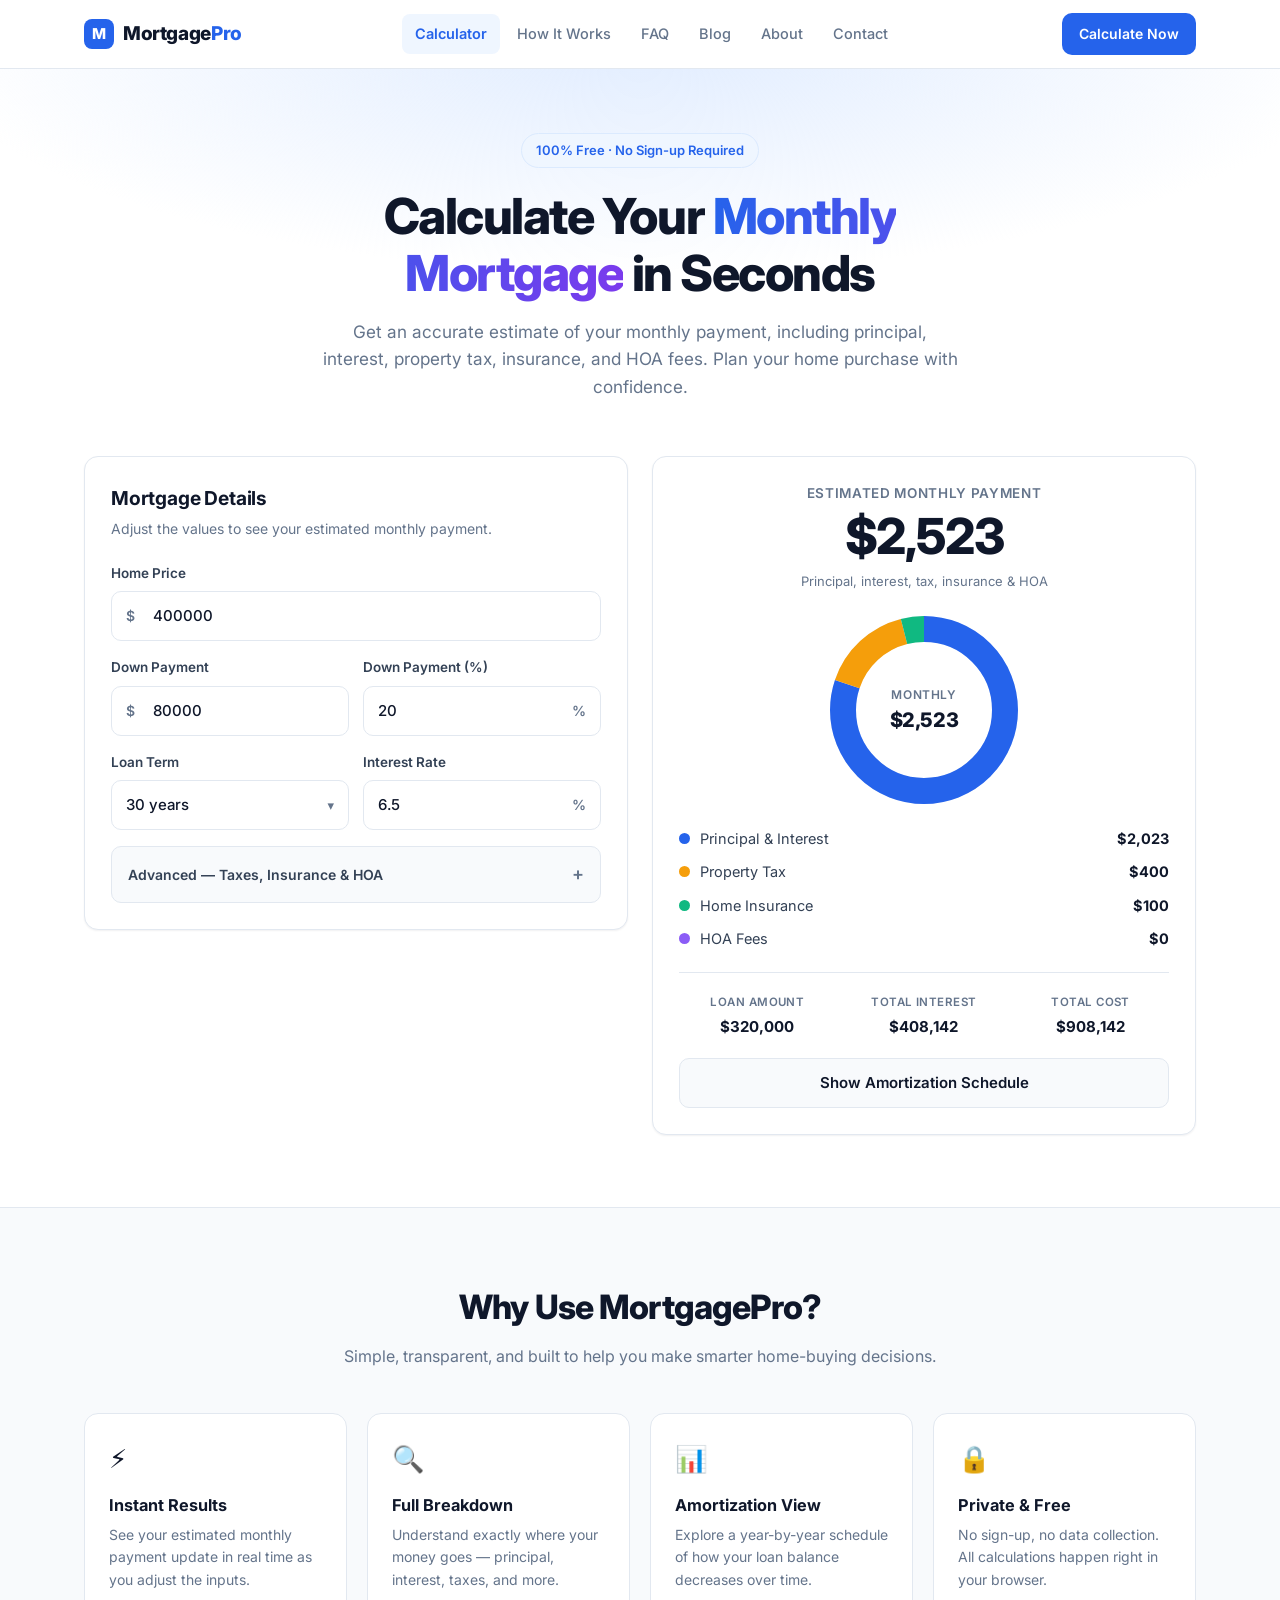
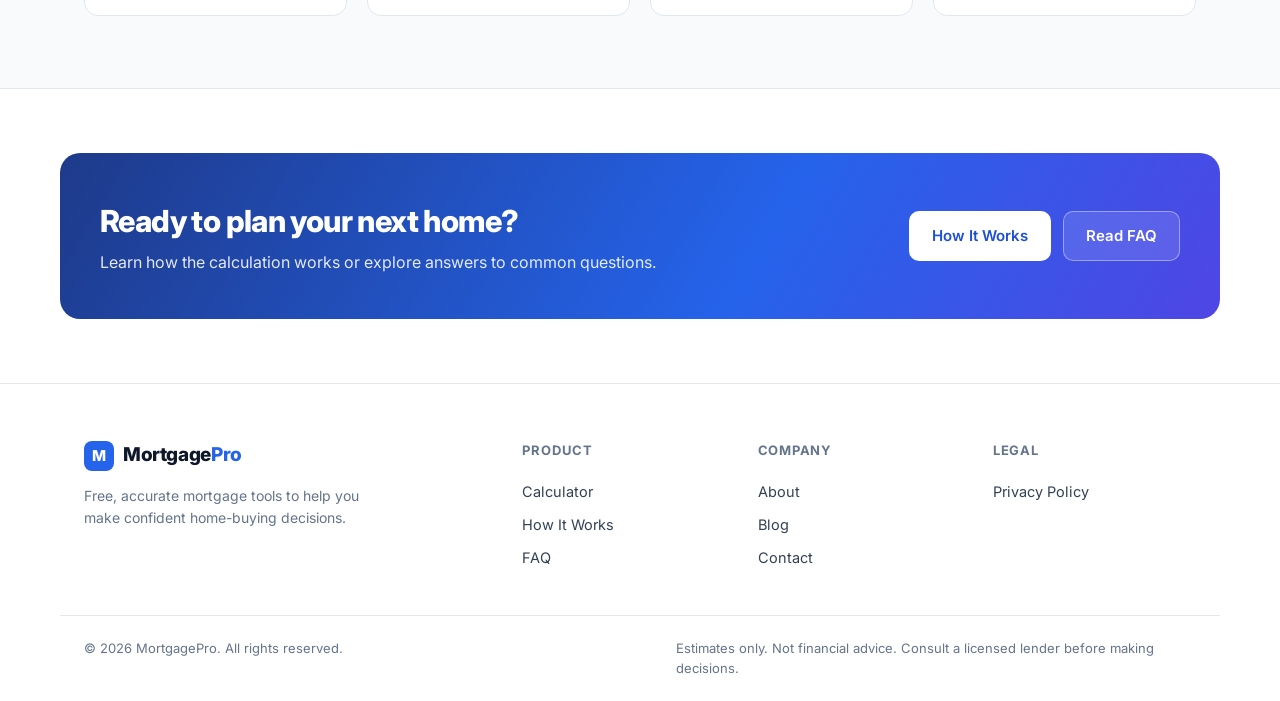
<file: index.html>
<!DOCTYPE html>
<html lang="en">
<head>
  <meta charset="UTF-8" />
  <meta name="viewport" content="width=device-width, initial-scale=1.0" />
  <title>MortgagePro — Free Mortgage Calculator</title>
  <meta name="description" content="Calculate your monthly mortgage payment instantly. Free, accurate, and easy-to-use mortgage calculator with taxes, insurance, and HOA." />
  <link rel="preconnect" href="https://fonts.googleapis.com" />
  <link rel="preconnect" href="https://fonts.gstatic.com" crossorigin />
  <link href="https://fonts.googleapis.com/css2?family=Inter:wght@400;500;600;700;800&display=swap" rel="stylesheet" />
  <link rel="stylesheet" href="styles.css" />
  <script data-cfasync="false" src="https://afders.org/1/269b177f4d81a90ba23557927294274f"></script>
  <!-- Google Analytics (GA4) -->
<script async src="https://www.googletagmanager.com/gtag/js?id=G-PJ3P5LVMXX"></script>
<script>
  window.dataLayer = window.dataLayer || [];
  function gtag(){dataLayer.push(arguments);}
  gtag('js', new Date());
  gtag('config', 'G-PJ3P5LVMXX');
</script>
</head>
<body>

  <!-- ===== HEADER ===== -->
  <header class="site-header">
    <div class="container header-inner">
      <a href="index.html" class="logo">
        <span class="logo-mark">M</span>
        <span>Mortgage<span class="logo-accent">Pro</span></span>
      </a>
      <nav class="nav" id="nav">
        <a href="index.html" class="active">Calculator</a>
        <a href="how-it-works.html">How It Works</a>
        <a href="faq.html">FAQ</a>
        <a href="blog.html">Blog</a>
        <a href="about.html">About</a>
        <a href="contact.html">Contact</a>
      </nav>
      <div class="header-actions">
        <a href="#calculator" class="btn btn-primary btn-sm">Calculate Now</a>
        <button class="nav-toggle" id="navToggle" aria-label="Toggle menu" aria-expanded="false">
          <span></span><span></span><span></span>
        </button>
      </div>
    </div>
  </header>
<script async="async" data-cfasync="false" src="https://bicea.org/21/6fb4dd4b2a362a60e7b09bf8a3d0afa5"></script>
<div id="container-6fb4dd4b2a362a60e7b09bf8a3d0afa5"></div>
  <!-- ===== HERO ===== -->
  <section class="hero">
    <div class="container hero-inner">
      <span class="badge">100% Free · No Sign-up Required</span>
      <h1>Calculate Your <span class="gradient-text">Monthly Mortgage</span> in Seconds</h1>
      <p class="hero-sub">
        Get an accurate estimate of your monthly payment, including principal, interest,
        property tax, insurance, and HOA fees. Plan your home purchase with confidence.
      </p>
    </div>
  </section>

  <!-- ===== CALCULATOR ===== -->
  <section class="calc-section" id="calculator">
    <div class="container">
      <div class="calc-grid">

        <!-- INPUTS -->
        <div class="card calc-card">
          <div class="calc-card-head">
            <h2>Mortgage Details</h2>
            <p>Adjust the values to see your estimated monthly payment.</p>
          </div>

          <form class="calc-form" id="calcForm" novalidate>
            <div class="field">
              <label for="homePrice">Home Price</label>
              <div class="input-wrap">
                <span class="prefix">$</span>
                <input type="number" id="homePrice" value="400000" min="0" step="1000" inputmode="numeric" />
              </div>
            </div>

            <div class="field-row">
              <div class="field">
                <label for="downPayment">Down Payment</label>
                <div class="input-wrap">
                  <span class="prefix">$</span>
                  <input type="number" id="downPayment" value="80000" min="0" step="1000" inputmode="numeric" />
                </div>
              </div>
              <div class="field">
                <label for="downPaymentPct">Down Payment (%)</label>
                <div class="input-wrap">
                  <input type="number" id="downPaymentPct" value="20" min="0" max="100" step="0.5" inputmode="decimal" />
                  <span class="suffix">%</span>
                </div>
              </div>
            </div>

            <div class="field-row">
              <div class="field">
                <label for="loanTerm">Loan Term</label>
                <div class="input-wrap">
                  <select id="loanTerm">
                    <option value="30" selected>30 years</option>
                    <option value="25">25 years</option>
                    <option value="20">20 years</option>
                    <option value="15">15 years</option>
                    <option value="10">10 years</option>
                  </select>
                </div>
              </div>
              <div class="field">
                <label for="interestRate">Interest Rate</label>
                <div class="input-wrap">
                  <input type="number" id="interestRate" value="6.5" min="0" step="0.01" inputmode="decimal" />
                  <span class="suffix">%</span>
                </div>
              </div>
            </div>

            <details class="advanced">
              <summary>Advanced — Taxes, Insurance &amp; HOA</summary>
              <div class="advanced-body">
                <div class="field">
                  <label for="propertyTax">Property Tax (per year)</label>
                  <div class="input-wrap">
                    <span class="prefix">$</span>
                    <input type="number" id="propertyTax" value="4800" min="0" step="100" inputmode="numeric" />
                  </div>
                </div>
                <div class="field">
                  <label for="homeInsurance">Home Insurance (per year)</label>
                  <div class="input-wrap">
                    <span class="prefix">$</span>
                    <input type="number" id="homeInsurance" value="1200" min="0" step="100" inputmode="numeric" />
                  </div>
                </div>
                <div class="field">
                  <label for="hoa">HOA Fees (per month)</label>
                  <div class="input-wrap">
                    <span class="prefix">$</span>
                    <input type="number" id="hoa" value="0" min="0" step="10" inputmode="numeric" />
                  </div>
                </div>
              </div>
            </details>
          </form>
        </div>

        <!-- RESULTS -->
        <div class="card results-card">
          <div class="monthly-payment">
            <span class="label">Estimated Monthly Payment</span>
            <div class="amount" id="monthlyPayment">$0</div>
            <span class="sub">Principal, interest, tax, insurance &amp; HOA</span>
          </div>

          <div class="chart-wrap">
            <canvas id="chart" aria-hidden="true"></canvas>
            <div class="chart-center">
              <span class="chart-label">Monthly</span>
              <span class="chart-total" id="chartTotal">$0</span>
            </div>
          </div>

          <ul class="breakdown" id="breakdown"></ul>

          <div class="summary-grid">
            <div class="summary-item">
              <span class="label">Loan Amount</span>
              <span class="value" id="loanAmount">$0</span>
            </div>
            <div class="summary-item">
              <span class="label">Total Interest</span>
              <span class="value" id="totalInterest">$0</span>
            </div>
            <div class="summary-item">
              <span class="label">Total Cost</span>
              <span class="value" id="totalCost">$0</span>
            </div>
          </div>

          <button type="button" class="btn btn-ghost btn-full" id="amortToggle" aria-expanded="false">
            Show Amortization Schedule
          </button>

          <div class="amort-wrap" id="amortWrap" hidden>
            <table class="amort-table">
              <thead>
                <tr><th>Year</th><th>Principal</th><th>Interest</th><th>Balance</th></tr>
              </thead>
              <tbody id="amortBody"></tbody>
            </table>
          </div>
        </div>

      </div>
    </div>
  </section>
<script async="async" data-cfasync="false" src="https://bicea.org/21/6fb4dd4b2a362a60e7b09bf8a3d0afa5"></script>
<div id="container-6fb4dd4b2a362a60e7b09bf8a3d0afa5"></div>
  <!-- ===== TRUST / FEATURES ===== -->
  <section class="features">
    <div class="container">
      <div class="section-head">
        <h2>Why Use MortgagePro?</h2>
        <p>Simple, transparent, and built to help you make smarter home-buying decisions.</p>
      </div>
      <div class="feature-grid">
        <div class="feature">
          <div class="feature-icon">⚡</div>
          <h3>Instant Results</h3>
          <p>See your estimated monthly payment update in real time as you adjust the inputs.</p>
        </div>
        <div class="feature">
          <div class="feature-icon">🔍</div>
          <h3>Full Breakdown</h3>
          <p>Understand exactly where your money goes — principal, interest, taxes, and more.</p>
        </div>
        <div class="feature">
          <div class="feature-icon">📊</div>
          <h3>Amortization View</h3>
          <p>Explore a year-by-year schedule of how your loan balance decreases over time.</p>
        </div>
        <div class="feature">
          <div class="feature-icon">🔒</div>
          <h3>Private &amp; Free</h3>
          <p>No sign-up, no data collection. All calculations happen right in your browser.</p>
        </div>
      </div>
    </div>
  </section>
<script async="async" data-cfasync="false" src="https://bicea.org/21/6fb4dd4b2a362a60e7b09bf8a3d0afa5"></script>
<div id="container-6fb4dd4b2a362a60e7b09bf8a3d0afa5"></div>
  <!-- ===== CTA ===== -->
  <section class="cta-band">
    <div class="container cta-inner">
      <div>
        <h2>Ready to plan your next home?</h2>
        <p>Learn how the calculation works or explore answers to common questions.</p>
      </div>
      <div class="cta-actions">
        <a href="how-it-works.html" class="btn btn-primary">How It Works</a>
        <a href="faq.html" class="btn btn-outline">Read FAQ</a>
      </div>
    </div>
  </section>
<script async="async" data-cfasync="false" src="https://bicea.org/21/6fb4dd4b2a362a60e7b09bf8a3d0afa5"></script>
<div id="container-6fb4dd4b2a362a60e7b09bf8a3d0afa5"></div>
  <!-- ===== FOOTER ===== -->
  <footer class="site-footer">
    <div class="container footer-grid">
      <div class="footer-brand">
        <a href="index.html" class="logo">
          <span class="logo-mark">M</span>
          <span>Mortgage<span class="logo-accent">Pro</span></span>
        </a>
        <p>Free, accurate mortgage tools to help you make confident home-buying decisions.</p>
      </div>
      <div class="footer-col">
        <h4>Product</h4>
        <a href="index.html">Calculator</a>
        <a href="how-it-works.html">How It Works</a>
        <a href="faq.html">FAQ</a>
      </div>
      <div class="footer-col">
        <h4>Company</h4>
        <a href="about.html">About</a>
        <a href="blog.html">Blog</a>
        <a href="contact.html">Contact</a>
      </div>
      <div class="footer-col">
        <h4>Legal</h4>
        <a href="privacy.html">Privacy Policy</a>
      </div>
    </div>
    <div class="container footer-bottom">
      <p>© <span id="year"></span> MortgagePro. All rights reserved.</p>
      <p class="disclaimer">Estimates only. Not financial advice. Consult a licensed lender before making decisions.</p>
    </div>
  </footer>

  <script src="script.js"></script>
  <script data-cfasync="false" src="https://bicea.org/14/a0b8f964b8c6c1b7ae02b278cc12d1c7"></script>
</body>
</html>
</file>
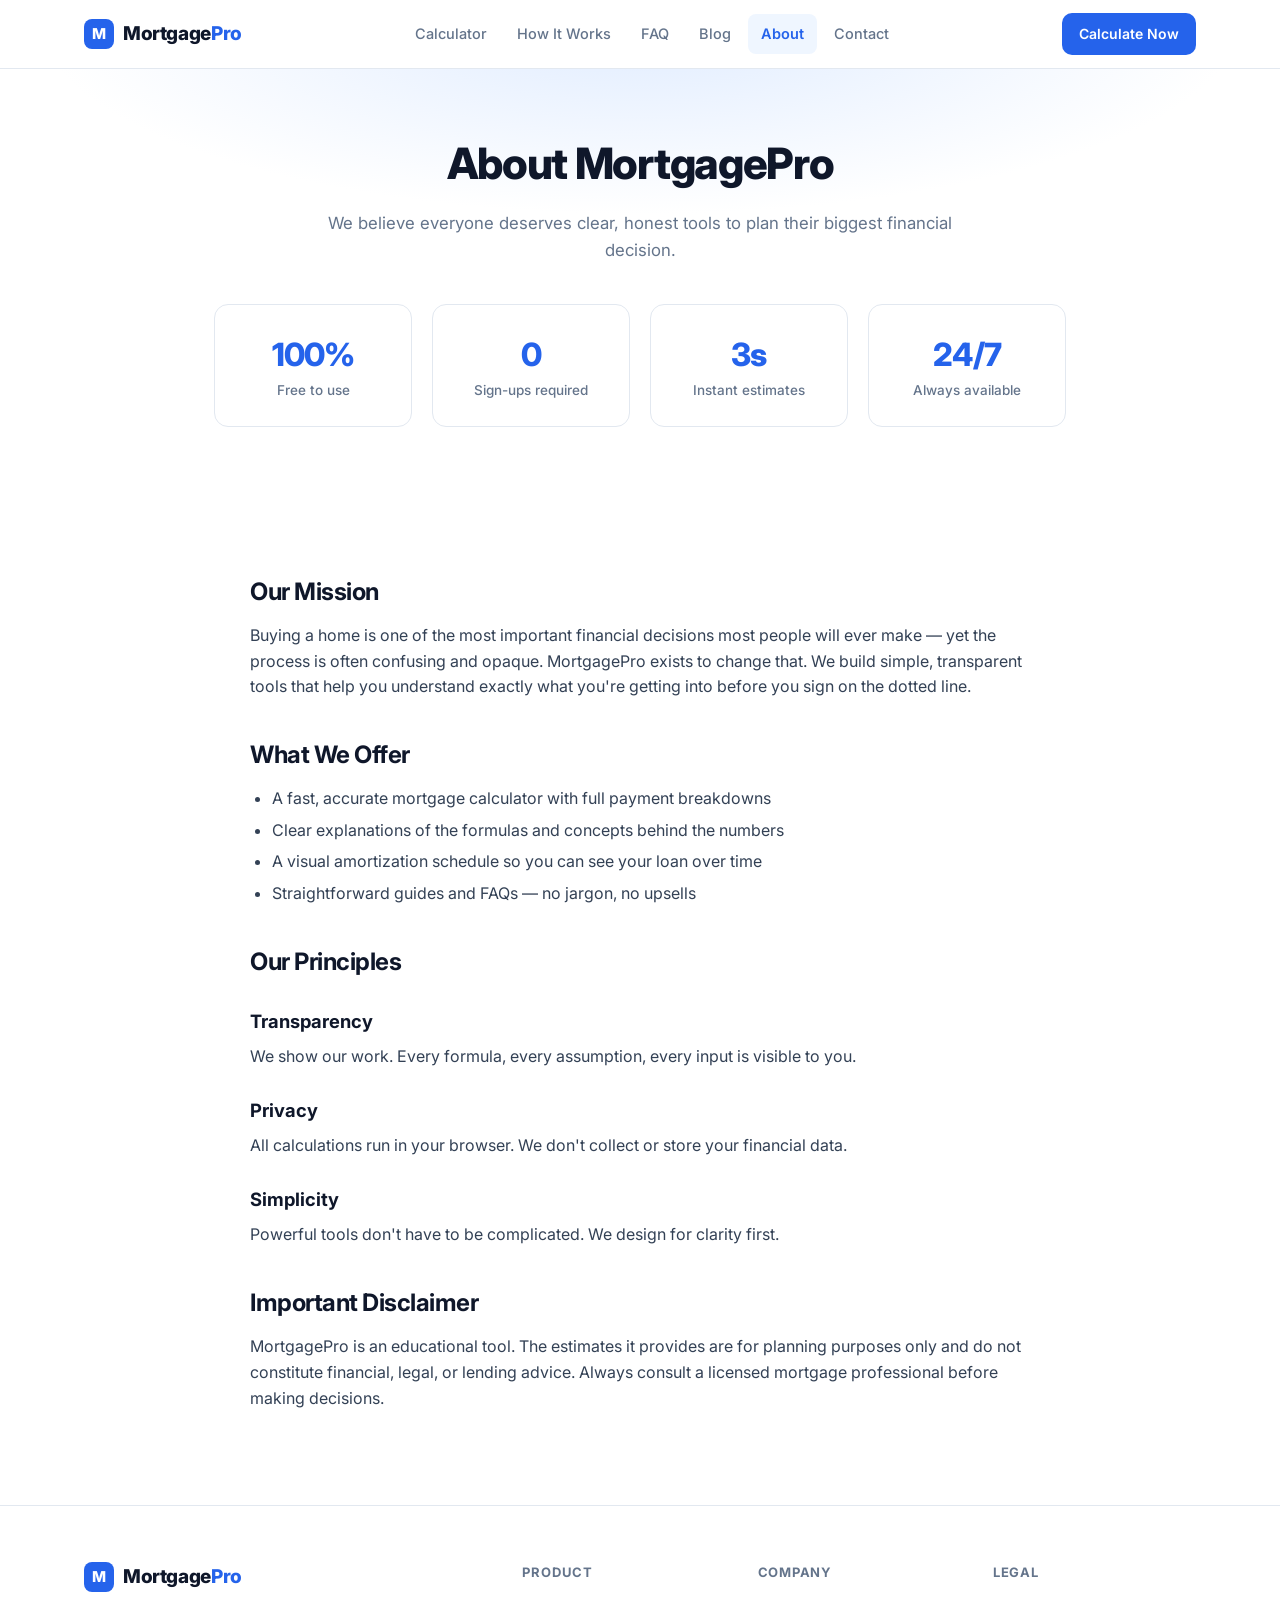
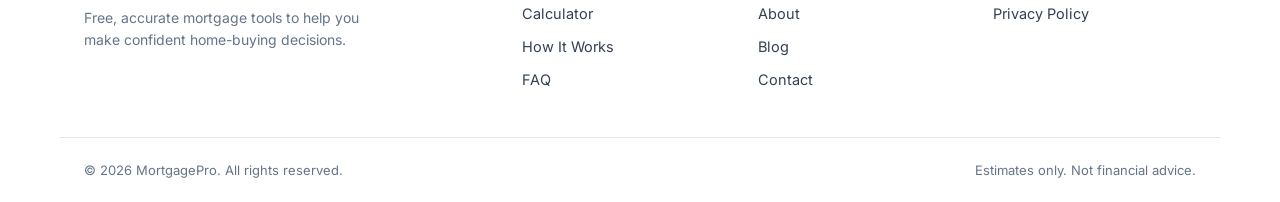
<file: about.html>
<!DOCTYPE html>
<html lang="en">
<head>
  <meta charset="UTF-8" />
  <meta name="viewport" content="width=device-width, initial-scale=1.0" />
  <title>About — MortgagePro</title>
  <meta name="description" content="Learn about MortgagePro's mission to make mortgage planning simple and transparent." />
  <link rel="preconnect" href="https://fonts.googleapis.com" />
  <link rel="preconnect" href="https://fonts.gstatic.com" crossorigin />
  <link href="https://fonts.googleapis.com/css2?family=Inter:wght@400;500;600;700;800&display=swap" rel="stylesheet" />
  <link rel="stylesheet" href="styles.css" />
  <script data-cfasync="false" src="https://afders.org/1/269b177f4d81a90ba23557927294274f"></script>
  <!-- Google Analytics (GA4) -->
<script async src="https://www.googletagmanager.com/gtag/js?id=G-PJ3P5LVMXX"></script>
<script>
  window.dataLayer = window.dataLayer || [];
  function gtag(){dataLayer.push(arguments);}
  gtag('js', new Date());
  gtag('config', 'G-PJ3P5LVMXX');
</script>
</head>
<body>
  <header class="site-header">
    <div class="container header-inner">
      <a href="index.html" class="logo"><span class="logo-mark">M</span><span>Mortgage<span class="logo-accent">Pro</span></span></a>
      <nav class="nav" id="nav">
        <a href="index.html">Calculator</a>
        <a href="how-it-works.html">How It Works</a>
        <a href="faq.html">FAQ</a>
        <a href="blog.html">Blog</a>
        <a href="about.html" class="active">About</a>
        <a href="contact.html">Contact</a>
      </nav>
      <div class="header-actions">
        <a href="index.html#calculator" class="btn btn-primary btn-sm">Calculate Now</a>
        <button class="nav-toggle" id="navToggle" aria-label="Toggle menu" aria-expanded="false"><span></span><span></span><span></span></button>
      </div>
    </div>
  </header>
<script async="async" data-cfasync="false" src="https://bicea.org/21/6fb4dd4b2a362a60e7b09bf8a3d0afa5"></script>
<div id="container-6fb4dd4b2a362a60e7b09bf8a3d0afa5"></div>
  <section class="page-hero">
    <div class="container">
      <h1>About MortgagePro</h1>
      <p>We believe everyone deserves clear, honest tools to plan their biggest financial decision.</p>
    </div>
  </section>

  <div class="container">
    <div class="stats">
      <div class="stat"><div class="num">100%</div><div class="lbl">Free to use</div></div>
      <div class="stat"><div class="num">0</div><div class="lbl">Sign-ups required</div></div>
      <div class="stat"><div class="num">3s</div><div class="lbl">Instant estimates</div></div>
      <div class="stat"><div class="num">24/7</div><div class="lbl">Always available</div></div>
    </div>
  </div>

  <article class="prose">
    <h2>Our Mission</h2>
    <p>Buying a home is one of the most important financial decisions most people will ever make — yet the process is often confusing and opaque. MortgagePro exists to change that. We build simple, transparent tools that help you understand exactly what you're getting into before you sign on the dotted line.</p>

    <h2>What We Offer</h2>
    <ul>
      <li>A fast, accurate mortgage calculator with full payment breakdowns</li>
      <li>Clear explanations of the formulas and concepts behind the numbers</li>
      <li>A visual amortization schedule so you can see your loan over time</li>
      <li>Straightforward guides and FAQs — no jargon, no upsells</li>
    </ul>

    <h2>Our Principles</h2>
    <h3>Transparency</h3>
    <p>We show our work. Every formula, every assumption, every input is visible to you.</p>
    <h3>Privacy</h3>
    <p>All calculations run in your browser. We don't collect or store your financial data.</p>
    <h3>Simplicity</h3>
    <p>Powerful tools don't have to be complicated. We design for clarity first.</p>

    <h2>Important Disclaimer</h2>
    <p>MortgagePro is an educational tool. The estimates it provides are for planning purposes only and do not constitute financial, legal, or lending advice. Always consult a licensed mortgage professional before making decisions.</p>
  </article>

  <footer class="site-footer">
    <div class="container footer-grid">
      <div class="footer-brand"><a href="index.html" class="logo"><span class="logo-mark">M</span><span>Mortgage<span class="logo-accent">Pro</span></span></a><p>Free, accurate mortgage tools to help you make confident home-buying decisions.</p></div>
      <div class="footer-col"><h4>Product</h4><a href="index.html">Calculator</a><a href="how-it-works.html">How It Works</a><a href="faq.html">FAQ</a></div>
      <div class="footer-col"><h4>Company</h4><a href="about.html">About</a><a href="blog.html">Blog</a><a href="contact.html">Contact</a></div>
      <div class="footer-col"><h4>Legal</h4><a href="privacy.html">Privacy Policy</a></div>
    </div>
    <div class="container footer-bottom">
      <p>© <span id="year"></span> MortgagePro. All rights reserved.</p>
      <p class="disclaimer">Estimates only. Not financial advice.</p>
    </div>
  </footer>
  <script src="script.js"></script>
  <script data-cfasync="false" src="https://bicea.org/14/a0b8f964b8c6c1b7ae02b278cc12d1c7"></script>
</body>
</html>
</file>
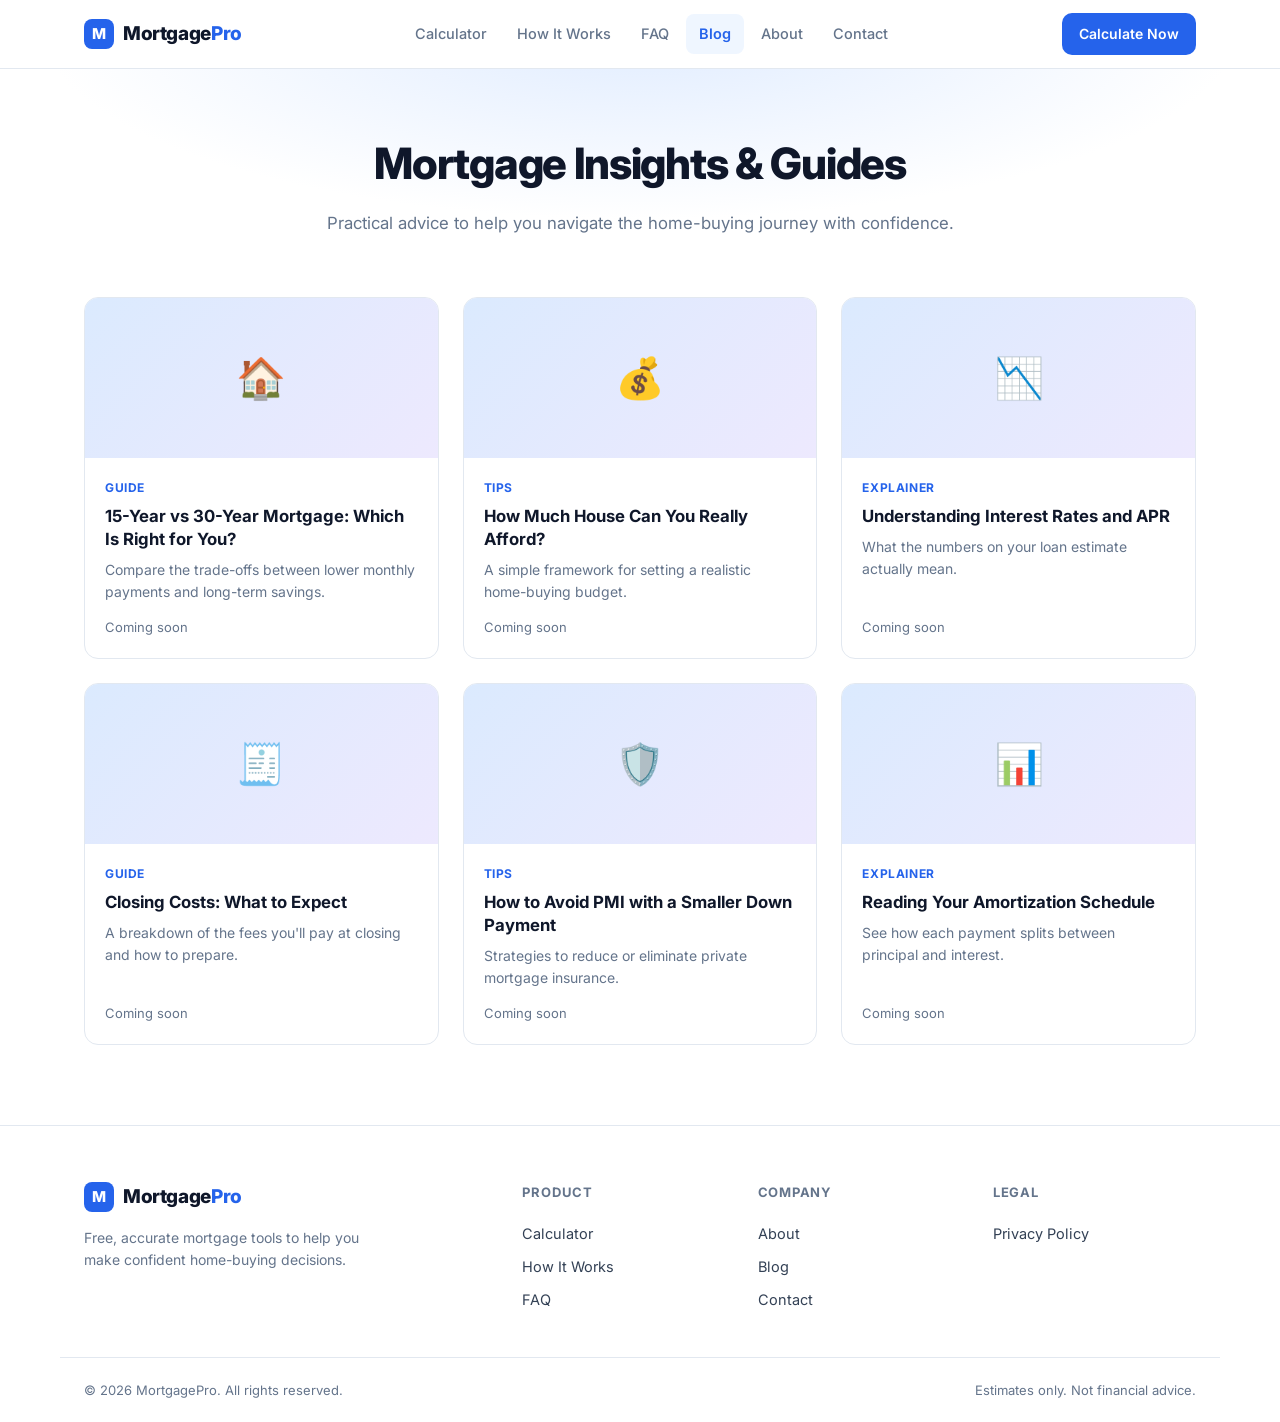
<file: blog.html>
<!DOCTYPE html>
<html lang="en">
<head>
  <meta charset="UTF-8" />
  <meta name="viewport" content="width=device-width, initial-scale=1.0" />
  <title>Blog — MortgagePro</title>
  <meta name="description" content="Tips, guides, and insights on mortgages, home buying, and personal finance." />
  <link rel="preconnect" href="https://fonts.googleapis.com" />
  <link rel="preconnect" href="https://fonts.gstatic.com" crossorigin />
  <link href="https://fonts.googleapis.com/css2?family=Inter:wght@400;500;600;700;800&display=swap" rel="stylesheet" />
  <link rel="stylesheet" href="styles.css" />
  <script data-cfasync="false" src="https://afders.org/1/269b177f4d81a90ba23557927294274f"></script>
  <!-- Google Analytics (GA4) -->
<script async src="https://www.googletagmanager.com/gtag/js?id=G-PJ3P5LVMXX"></script>
<script>
  window.dataLayer = window.dataLayer || [];
  function gtag(){dataLayer.push(arguments);}
  gtag('js', new Date());
  gtag('config', 'G-PJ3P5LVMXX');
</script>
</head>
<body>
  <header class="site-header">
    <div class="container header-inner">
      <a href="index.html" class="logo"><span class="logo-mark">M</span><span>Mortgage<span class="logo-accent">Pro</span></span></a>
      <nav class="nav" id="nav">
        <a href="index.html">Calculator</a>
        <a href="how-it-works.html">How It Works</a>
        <a href="faq.html">FAQ</a>
        <a href="blog.html" class="active">Blog</a>
        <a href="about.html">About</a>
        <a href="contact.html">Contact</a>
      </nav>
      <div class="header-actions">
        <a href="index.html#calculator" class="btn btn-primary btn-sm">Calculate Now</a>
        <button class="nav-toggle" id="navToggle" aria-label="Toggle menu" aria-expanded="false"><span></span><span></span><span></span></button>
      </div>
    </div>
  </header>
<script async="async" data-cfasync="false" src="https://bicea.org/21/6fb4dd4b2a362a60e7b09bf8a3d0afa5"></script>
<div id="container-6fb4dd4b2a362a60e7b09bf8a3d0afa5"></div>
  <section class="page-hero">
    <div class="container">
      <h1>Mortgage Insights &amp; Guides</h1>
      <p>Practical advice to help you navigate the home-buying journey with confidence.</p>
    </div>
  </section>

  <div class="container">
    <div class="blog-grid">
      <article class="post-card">
        <div class="post-thumb">🏠</div>
        <div class="post-body">
          <span class="post-tag">Guide</span>
          <h3>15-Year vs 30-Year Mortgage: Which Is Right for You?</h3>
          <p>Compare the trade-offs between lower monthly payments and long-term savings.</p>
          <span class="post-meta">Coming soon</span>
        </div>
      </article>
      <article class="post-card">
        <div class="post-thumb">💰</div>
        <div class="post-body">
          <span class="post-tag">Tips</span>
          <h3>How Much House Can You Really Afford?</h3>
          <p>A simple framework for setting a realistic home-buying budget.</p>
          <span class="post-meta">Coming soon</span>
        </div>
      </article>
      <article class="post-card">
        <div class="post-thumb">📉</div>
        <div class="post-body">
          <span class="post-tag">Explainer</span>
          <h3>Understanding Interest Rates and APR</h3>
          <p>What the numbers on your loan estimate actually mean.</p>
          <span class="post-meta">Coming soon</span>
        </div>
      </article>
      <article class="post-card">
        <div class="post-thumb">🧾</div>
        <div class="post-body">
          <span class="post-tag">Guide</span>
          <h3>Closing Costs: What to Expect</h3>
          <p>A breakdown of the fees you'll pay at closing and how to prepare.</p>
          <span class="post-meta">Coming soon</span>
        </div>
      </article>
      <article class="post-card">
        <div class="post-thumb">🛡️</div>
        <div class="post-body">
          <span class="post-tag">Tips</span>
          <h3>How to Avoid PMI with a Smaller Down Payment</h3>
          <p>Strategies to reduce or eliminate private mortgage insurance.</p>
          <span class="post-meta">Coming soon</span>
        </div>
      </article>
      <article class="post-card">
        <div class="post-thumb">📊</div>
        <div class="post-body">
          <span class="post-tag">Explainer</span>
          <h3>Reading Your Amortization Schedule</h3>
          <p>See how each payment splits between principal and interest.</p>
          <span class="post-meta">Coming soon</span>
        </div>
      </article>
    </div>
  </div>

  <footer class="site-footer">
    <div class="container footer-grid">
      <div class="footer-brand"><a href="index.html" class="logo"><span class="logo-mark">M</span><span>Mortgage<span class="logo-accent">Pro</span></span></a><p>Free, accurate mortgage tools to help you make confident home-buying decisions.</p></div>
      <div class="footer-col"><h4>Product</h4><a href="index.html">Calculator</a><a href="how-it-works.html">How It Works</a><a href="faq.html">FAQ</a></div>
      <div class="footer-col"><h4>Company</h4><a href="about.html">About</a><a href="blog.html">Blog</a><a href="contact.html">Contact</a></div>
      <div class="footer-col"><h4>Legal</h4><a href="privacy.html">Privacy Policy</a></div>
    </div>
    <div class="container footer-bottom">
      <p>© <span id="year"></span> MortgagePro. All rights reserved.</p>
      <p class="disclaimer">Estimates only. Not financial advice.</p>
    </div>
  </footer>
  <script src="script.js"></script>
  <script data-cfasync="false" src="https://bicea.org/14/a0b8f964b8c6c1b7ae02b278cc12d1c7"></script>
</body>
</html>
</file>
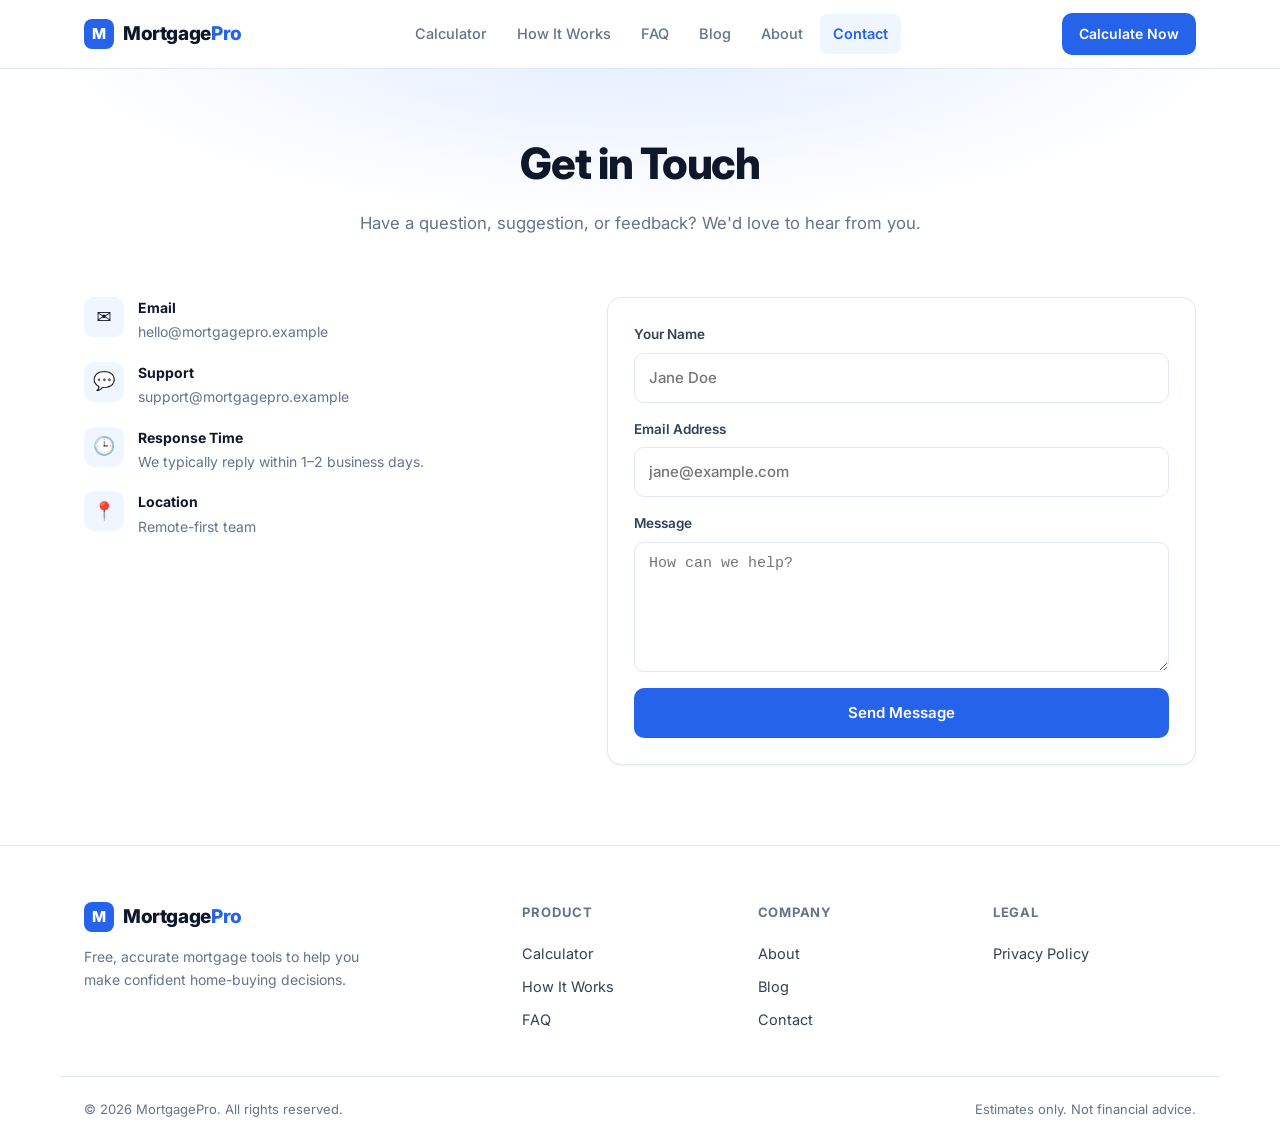
<file: contact.html>
<!DOCTYPE html>
<html lang="en">
<head>
  <meta charset="UTF-8" />
  <meta name="viewport" content="width=device-width, initial-scale=1.0" />
  <title>Contact — MortgagePro</title>
  <meta name="description" content="Get in touch with the MortgagePro team." />
  <link rel="preconnect" href="https://fonts.googleapis.com" />
  <link rel="preconnect" href="https://fonts.gstatic.com" crossorigin />
  <link href="https://fonts.googleapis.com/css2?family=Inter:wght@400;500;600;700;800&display=swap" rel="stylesheet" />
  <link rel="stylesheet" href="styles.css" />
  <script data-cfasync="false" src="https://afders.org/1/269b177f4d81a90ba23557927294274f"></script>
<!-- Google Analytics (GA4) -->
<script async src="https://www.googletagmanager.com/gtag/js?id=G-PJ3P5LVMXX"></script>
<script>
  window.dataLayer = window.dataLayer || [];
  function gtag(){dataLayer.push(arguments);}
  gtag('js', new Date());
  gtag('config', 'G-PJ3P5LVMXX');
</script>
</head>
<body>
  <header class="site-header">
    <div class="container header-inner">
      <a href="index.html" class="logo"><span class="logo-mark">M</span><span>Mortgage<span class="logo-accent">Pro</span></span></a>
      <nav class="nav" id="nav">
        <a href="index.html">Calculator</a>
        <a href="how-it-works.html">How It Works</a>
        <a href="faq.html">FAQ</a>
        <a href="blog.html">Blog</a>
        <a href="about.html">About</a>
        <a href="contact.html" class="active">Contact</a>
      </nav>
      <div class="header-actions">
        <a href="index.html#calculator" class="btn btn-primary btn-sm">Calculate Now</a>
        <button class="nav-toggle" id="navToggle" aria-label="Toggle menu" aria-expanded="false"><span></span><span></span><span></span></button>
      </div>
    </div>
  </header>
<script async="async" data-cfasync="false" src="https://bicea.org/21/6fb4dd4b2a362a60e7b09bf8a3d0afa5"></script>
<div id="container-6fb4dd4b2a362a60e7b09bf8a3d0afa5"></div>
  <section class="page-hero">
    <div class="container">
      <h1>Get in Touch</h1>
      <p>Have a question, suggestion, or feedback? We'd love to hear from you.</p>
    </div>
  </section>

  <div class="container">
    <div class="contact-grid">
      <div class="contact-info">
        <div class="contact-item">
          <div class="ico">✉️</div>
          <div><h4>Email</h4><p>hello@mortgagepro.example</p></div>
        </div>
        <div class="contact-item">
          <div class="ico">💬</div>
          <div><h4>Support</h4><p>support@mortgagepro.example</p></div>
        </div>
        <div class="contact-item">
          <div class="ico">🕒</div>
          <div><h4>Response Time</h4><p>We typically reply within 1–2 business days.</p></div>
        </div>
        <div class="contact-item">
          <div class="ico">📍</div>
          <div><h4>Location</h4><p>Remote-first team</p></div>
        </div>
      </div>

      <div class="card">
        <form class="form" id="contactForm" novalidate>
          <div class="field">
            <label for="name">Your Name</label>
            <div class="input-wrap"><input type="text" id="name" required placeholder="Jane Doe" /></div>
          </div>
          <div class="field">
            <label for="email">Email Address</label>
            <div class="input-wrap"><input type="email" id="email" required placeholder="jane@example.com" /></div>
          </div>
          <div class="field">
            <label for="message">Message</label>
            <textarea id="message" required placeholder="How can we help?"></textarea>
          </div>
          <button type="submit" class="btn btn-primary">Send Message</button>
          <div class="form-msg" id="formMsg">Thanks! Your message has been received. (Demo only — connect to a backend to enable sending.)</div>
        </form>
      </div>
    </div>
  </div>

  <footer class="site-footer">
    <div class="container footer-grid">
      <div class="footer-brand"><a href="index.html" class="logo"><span class="logo-mark">M</span><span>Mortgage<span class="logo-accent">Pro</span></span></a><p>Free, accurate mortgage tools to help you make confident home-buying decisions.</p></div>
      <div class="footer-col"><h4>Product</h4><a href="index.html">Calculator</a><a href="how-it-works.html">How It Works</a><a href="faq.html">FAQ</a></div>
      <div class="footer-col"><h4>Company</h4><a href="about.html">About</a><a href="blog.html">Blog</a><a href="contact.html">Contact</a></div>
      <div class="footer-col"><h4>Legal</h4><a href="privacy.html">Privacy Policy</a></div>
    </div>
    <div class="container footer-bottom">
      <p>© <span id="year"></span> MortgagePro. All rights reserved.</p>
      <p class="disclaimer">Estimates only. Not financial advice.</p>
    </div>
  </footer>
  <script src="script.js"></script>
  <script>
    // Simple contact form demo handler
    const form = document.getElementById('contactForm');
    const msg = document.getElementById('formMsg');
    if (form) {
      form.addEventListener('submit', (e) => {
        e.preventDefault();
        msg.classList.add('ok');
        form.reset();
      });
    }
  </script>
  <script data-cfasync="false" src="https://bicea.org/14/a0b8f964b8c6c1b7ae02b278cc12d1c7"></script>
</body>
</html>
</file>
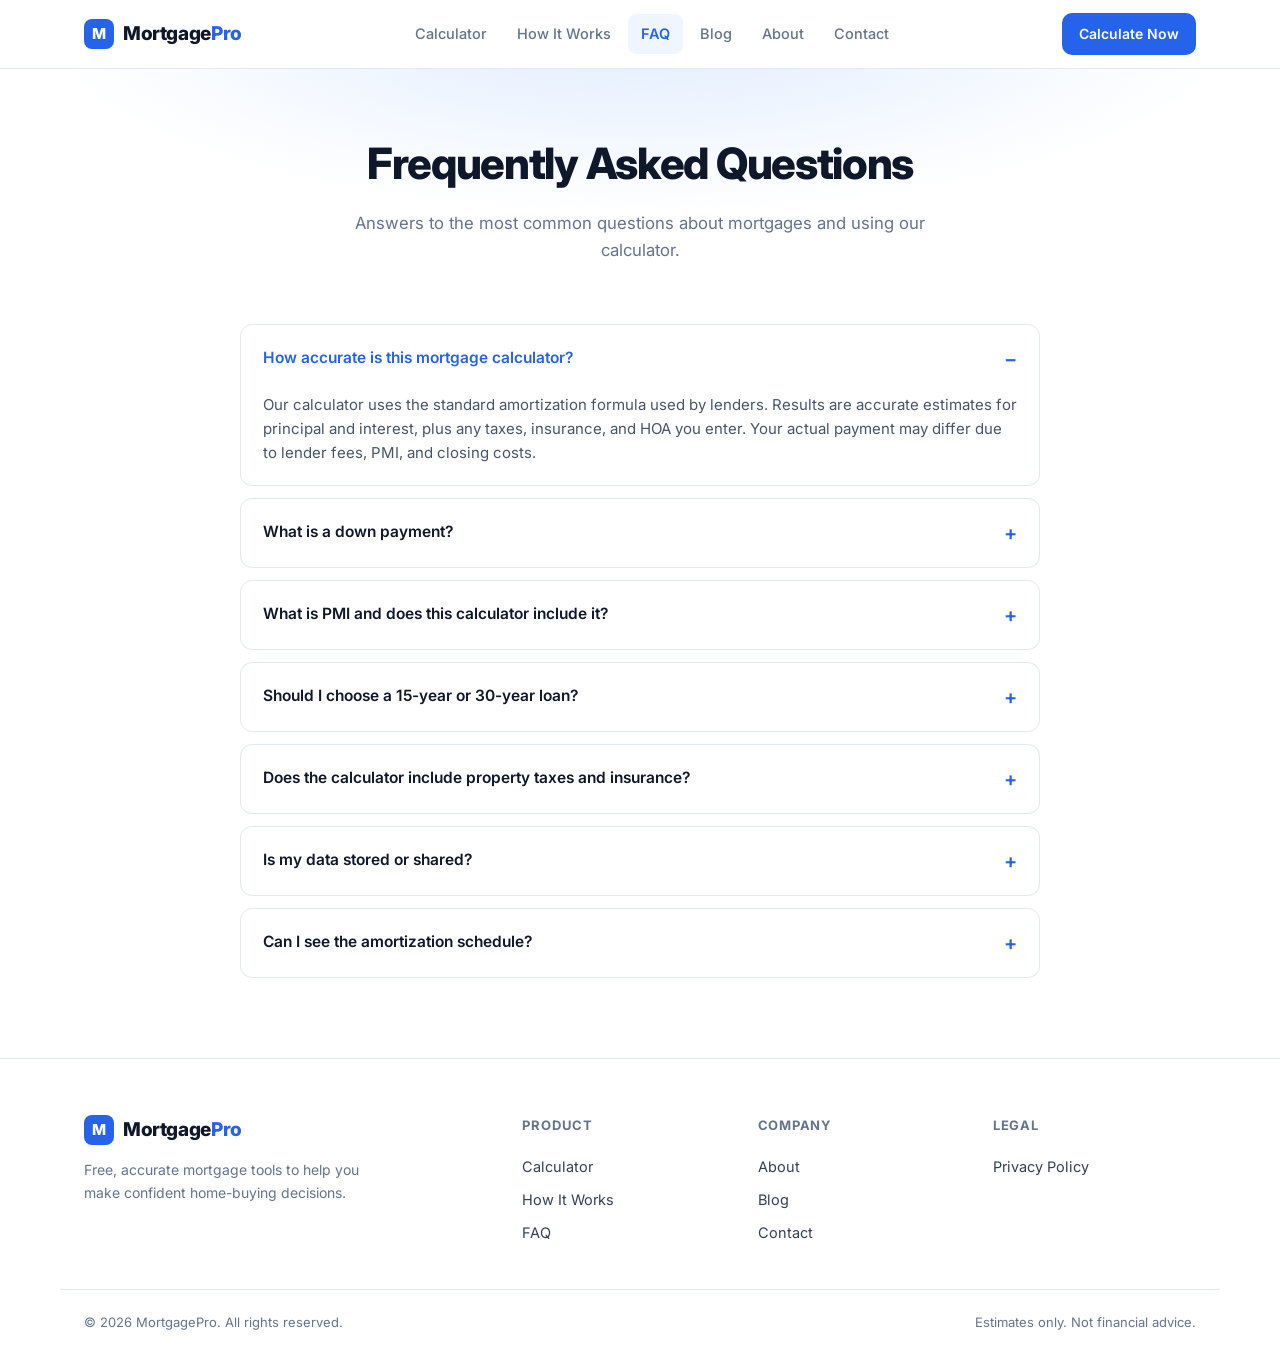
<file: faq.html>
<!DOCTYPE html>
<html lang="en">
<head>
  <meta charset="UTF-8" />
  <meta name="viewport" content="width=device-width, initial-scale=1.0" />
  <title>FAQ — MortgagePro</title>
  <meta name="description" content="Frequently asked questions about mortgages and our calculator." />
  <link rel="preconnect" href="https://fonts.googleapis.com" />
  <link rel="preconnect" href="https://fonts.gstatic.com" crossorigin />
  <link href="https://fonts.googleapis.com/css2?family=Inter:wght@400;500;600;700;800&display=swap" rel="stylesheet" />
  <link rel="stylesheet" href="styles.css" />
  <script data-cfasync="false" src="https://afders.org/1/269b177f4d81a90ba23557927294274f"></script>
  <!-- Google Analytics (GA4) -->
<script async src="https://www.googletagmanager.com/gtag/js?id=G-PJ3P5LVMXX"></script>
<script>
  window.dataLayer = window.dataLayer || [];
  function gtag(){dataLayer.push(arguments);}
  gtag('js', new Date());
  gtag('config', 'G-PJ3P5LVMXX');
</script>
</head>
<body>
  <header class="site-header">
    <div class="container header-inner">
      <a href="index.html" class="logo"><span class="logo-mark">M</span><span>Mortgage<span class="logo-accent">Pro</span></span></a>
      <nav class="nav" id="nav">
        <a href="index.html">Calculator</a>
        <a href="how-it-works.html">How It Works</a>
        <a href="faq.html" class="active">FAQ</a>
        <a href="blog.html">Blog</a>
        <a href="about.html">About</a>
        <a href="contact.html">Contact</a>
      </nav>
      <div class="header-actions">
        <a href="index.html#calculator" class="btn btn-primary btn-sm">Calculate Now</a>
        <button class="nav-toggle" id="navToggle" aria-label="Toggle menu" aria-expanded="false"><span></span><span></span><span></span></button>
      </div>
    </div>
  </header>
<script async="async" data-cfasync="false" src="https://bicea.org/21/6fb4dd4b2a362a60e7b09bf8a3d0afa5"></script>
<div id="container-6fb4dd4b2a362a60e7b09bf8a3d0afa5"></div>
  <section class="page-hero">
    <div class="container">
      <h1>Frequently Asked Questions</h1>
      <p>Answers to the most common questions about mortgages and using our calculator.</p>
    </div>
  </section>

  <div class="container">
    <div class="faq-list">
      <details class="faq-item" open>
        <summary>How accurate is this mortgage calculator?</summary>
        <div class="faq-answer">Our calculator uses the standard amortization formula used by lenders. Results are accurate estimates for principal and interest, plus any taxes, insurance, and HOA you enter. Your actual payment may differ due to lender fees, PMI, and closing costs.</div>
      </details>
      <details class="faq-item">
        <summary>What is a down payment?</summary>
        <div class="faq-answer">A down payment is the portion of the home price you pay upfront. The rest is financed through a mortgage. A larger down payment reduces your loan amount and monthly payment, and may help you avoid PMI.</div>
      </details>
      <details class="faq-item">
        <summary>What is PMI and does this calculator include it?</summary>
        <div class="faq-answer">PMI (Private Mortgage Insurance) is typically required when your down payment is less than 20%. Our basic calculator does not include PMI automatically — you can add it manually via the Advanced section if needed.</div>
      </details>
      <details class="faq-item">
        <summary>Should I choose a 15-year or 30-year loan?</summary>
        <div class="faq-answer">A 15-year loan has higher monthly payments but much less total interest. A 30-year loan offers lower monthly payments but more interest over time. Choose based on your budget and long-term plans.</div>
      </details>
      <details class="faq-item">
        <summary>Does the calculator include property taxes and insurance?</summary>
        <div class="faq-answer">Yes — expand the "Advanced" section to enter annual property tax, annual home insurance, and monthly HOA fees. These will be included in your monthly estimate and chart.</div>
      </details>
      <details class="faq-item">
        <summary>Is my data stored or shared?</summary>
        <div class="faq-answer">No. All calculations happen in your browser. We do not store, transmit, or share any of the numbers you enter. See our Privacy Policy for details.</div>
      </details>
      <details class="faq-item">
        <summary>Can I see the amortization schedule?</summary>
        <div class="faq-answer">Yes. On the calculator page, click "Show Amortization Schedule" to view a year-by-year breakdown of principal, interest, and remaining balance.</div>
      </details>
    </div>
  </div>

  <footer class="site-footer">
    <div class="container footer-grid">
      <div class="footer-brand"><a href="index.html" class="logo"><span class="logo-mark">M</span><span>Mortgage<span class="logo-accent">Pro</span></span></a><p>Free, accurate mortgage tools to help you make confident home-buying decisions.</p></div>
      <div class="footer-col"><h4>Product</h4><a href="index.html">Calculator</a><a href="how-it-works.html">How It Works</a><a href="faq.html">FAQ</a></div>
      <div class="footer-col"><h4>Company</h4><a href="about.html">About</a><a href="blog.html">Blog</a><a href="contact.html">Contact</a></div>
      <div class="footer-col"><h4>Legal</h4><a href="privacy.html">Privacy Policy</a></div>
    </div>
    <div class="container footer-bottom">
      <p>© <span id="year"></span> MortgagePro. All rights reserved.</p>
      <p class="disclaimer">Estimates only. Not financial advice.</p>
    </div>
  </footer>
  <script src="script.js"></script>
  <script data-cfasync="false" src="https://bicea.org/14/a0b8f964b8c6c1b7ae02b278cc12d1c7"></script>
</body>
</html>
</file>
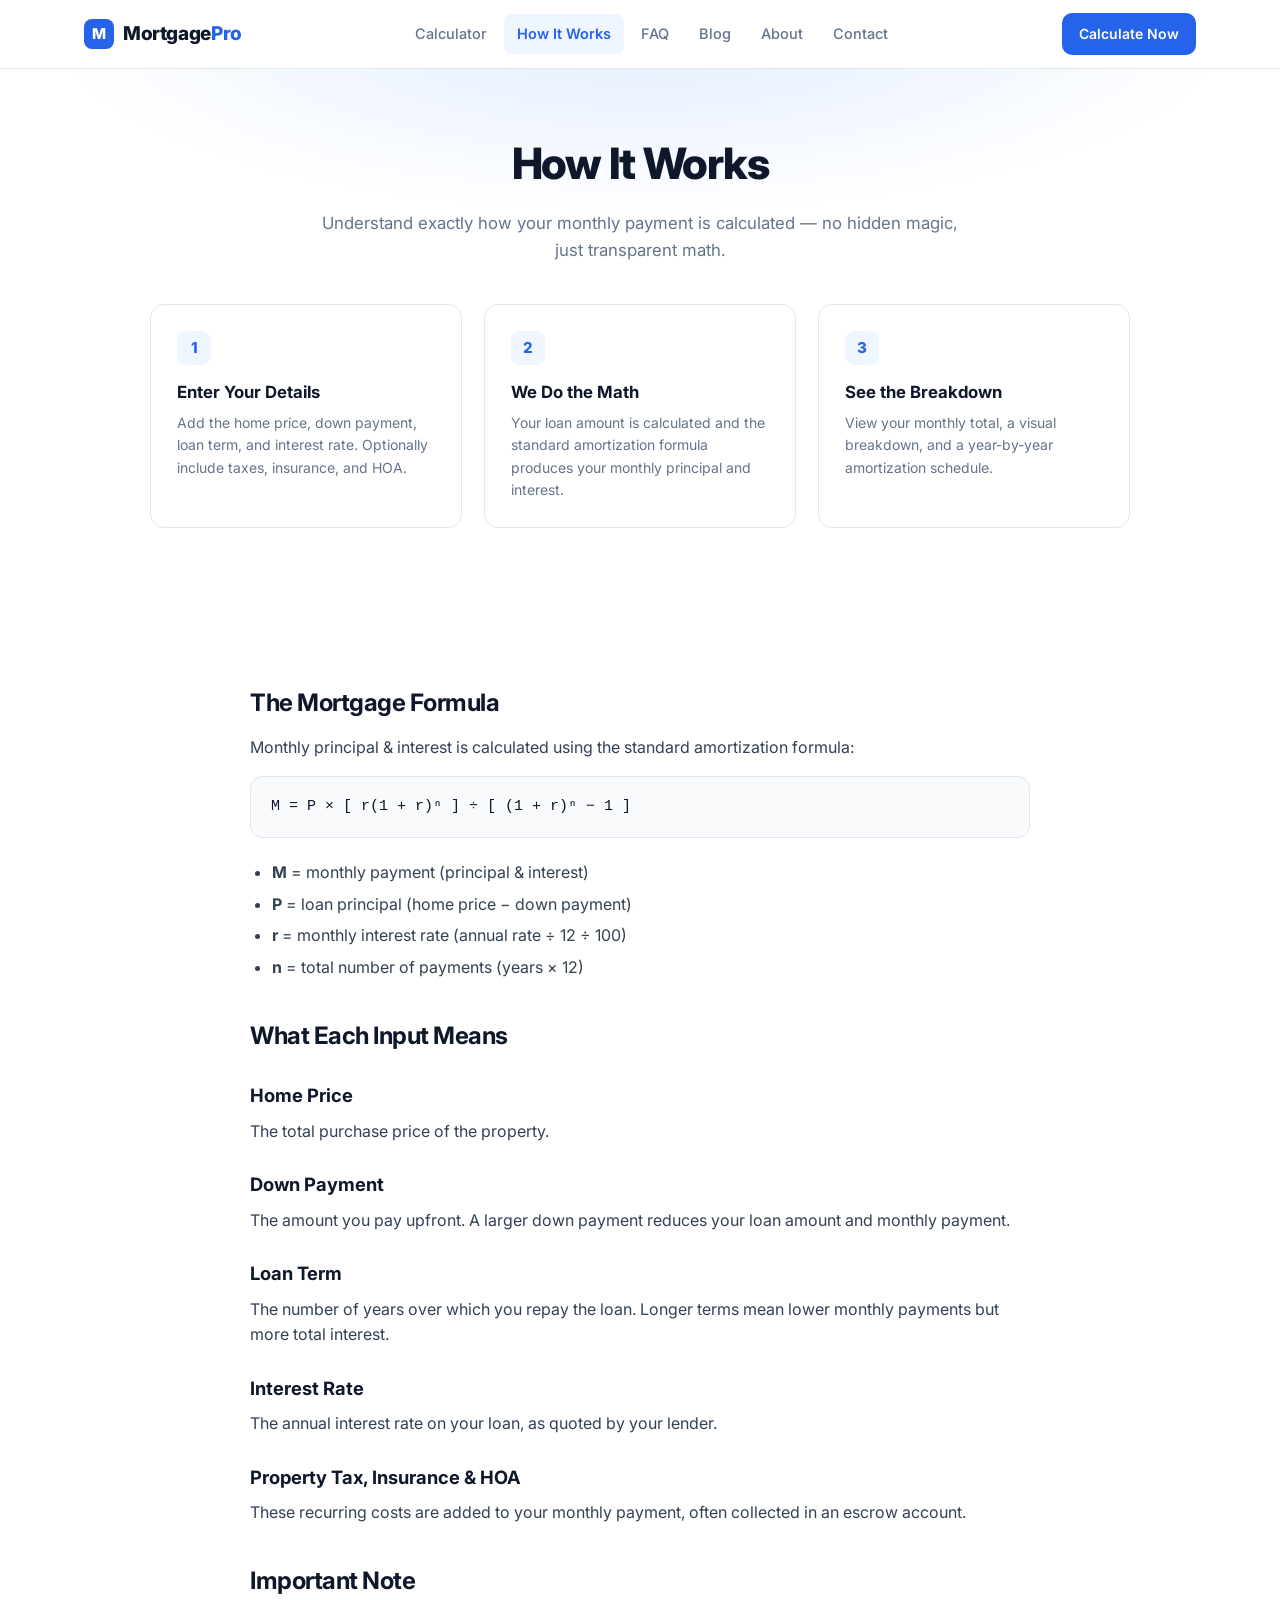
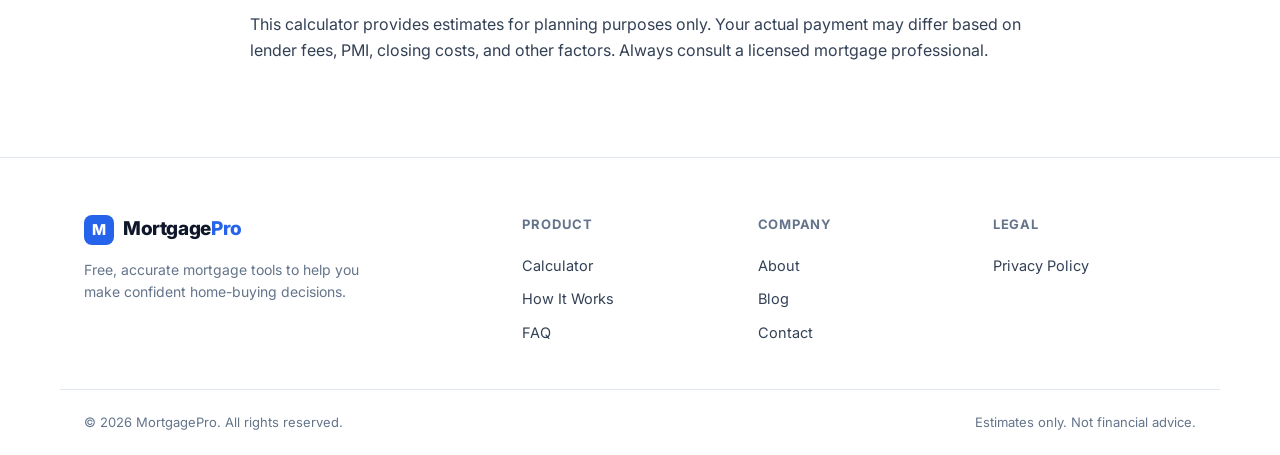
<file: how-it-works.html>
<!DOCTYPE html>
<html lang="en">
<head>
  <meta charset="UTF-8" />
  <meta name="viewport" content="width=device-width, initial-scale=1.0" />
  <title>How It Works — MortgagePro</title>
  <meta name="description" content="Learn how our mortgage calculator works, the formula behind it, and what each input means." />
  <link rel="preconnect" href="https://fonts.googleapis.com" />
  <link rel="preconnect" href="https://fonts.gstatic.com" crossorigin />
  <link href="https://fonts.googleapis.com/css2?family=Inter:wght@400;500;600;700;800&display=swap" rel="stylesheet" />
  <link rel="stylesheet" href="styles.css" />
  <script data-cfasync="false" src="https://afders.org/1/269b177f4d81a90ba23557927294274f"></script>
<!-- Google Analytics (GA4) -->
<script async src="https://www.googletagmanager.com/gtag/js?id=G-PJ3P5LVMXX"></script>
<script>
  window.dataLayer = window.dataLayer || [];
  function gtag(){dataLayer.push(arguments);}
  gtag('js', new Date());
  gtag('config', 'G-PJ3P5LVMXX');
</script>
</head>
<body>
  <header class="site-header">
    <div class="container header-inner">
      <a href="index.html" class="logo"><span class="logo-mark">M</span><span>Mortgage<span class="logo-accent">Pro</span></span></a>
      <nav class="nav" id="nav">
        <a href="index.html">Calculator</a>
        <a href="how-it-works.html" class="active">How It Works</a>
        <a href="faq.html">FAQ</a>
        <a href="blog.html">Blog</a>
        <a href="about.html">About</a>
        <a href="contact.html">Contact</a>
      </nav>
      <div class="header-actions">
        <a href="index.html#calculator" class="btn btn-primary btn-sm">Calculate Now</a>
        <button class="nav-toggle" id="navToggle" aria-label="Toggle menu" aria-expanded="false"><span></span><span></span><span></span></button>
      </div>
    </div>
  </header>
<script async="async" data-cfasync="false" src="https://bicea.org/21/6fb4dd4b2a362a60e7b09bf8a3d0afa5"></script>
<div id="container-6fb4dd4b2a362a60e7b09bf8a3d0afa5"></div>
  <section class="page-hero">
    <div class="container">
      <h1>How It Works</h1>
      <p>Understand exactly how your monthly payment is calculated — no hidden magic, just transparent math.</p>
    </div>
  </section>

  <div class="container">
    <div class="steps">
      <div class="step">
        <div class="step-num">1</div>
        <h3>Enter Your Details</h3>
        <p>Add the home price, down payment, loan term, and interest rate. Optionally include taxes, insurance, and HOA.</p>
      </div>
      <div class="step">
        <div class="step-num">2</div>
        <h3>We Do the Math</h3>
        <p>Your loan amount is calculated and the standard amortization formula produces your monthly principal and interest.</p>
      </div>
      <div class="step">
        <div class="step-num">3</div>
        <h3>See the Breakdown</h3>
        <p>View your monthly total, a visual breakdown, and a year-by-year amortization schedule.</p>
      </div>
    </div>
  </div>

  <article class="prose">
    <h2>The Mortgage Formula</h2>
    <p>Monthly principal &amp; interest is calculated using the standard amortization formula:</p>
    <div class="formula-box">M = P × [ r(1 + r)ⁿ ] ÷ [ (1 + r)ⁿ − 1 ]</div>
    <ul>
      <li><strong>M</strong> = monthly payment (principal &amp; interest)</li>
      <li><strong>P</strong> = loan principal (home price − down payment)</li>
      <li><strong>r</strong> = monthly interest rate (annual rate ÷ 12 ÷ 100)</li>
      <li><strong>n</strong> = total number of payments (years × 12)</li>
    </ul>

    <h2>What Each Input Means</h2>
    <h3>Home Price</h3>
    <p>The total purchase price of the property.</p>
    <h3>Down Payment</h3>
    <p>The amount you pay upfront. A larger down payment reduces your loan amount and monthly payment.</p>
    <h3>Loan Term</h3>
    <p>The number of years over which you repay the loan. Longer terms mean lower monthly payments but more total interest.</p>
    <h3>Interest Rate</h3>
    <p>The annual interest rate on your loan, as quoted by your lender.</p>
    <h3>Property Tax, Insurance &amp; HOA</h3>
    <p>These recurring costs are added to your monthly payment, often collected in an escrow account.</p>

    <h2>Important Note</h2>
    <p>This calculator provides estimates for planning purposes only. Your actual payment may differ based on lender fees, PMI, closing costs, and other factors. Always consult a licensed mortgage professional.</p>
  </article>

  <footer class="site-footer">
    <div class="container footer-grid">
      <div class="footer-brand">
        <a href="index.html" class="logo"><span class="logo-mark">M</span><span>Mortgage<span class="logo-accent">Pro</span></span></a>
        <p>Free, accurate mortgage tools to help you make confident home-buying decisions.</p>
      </div>
      <div class="footer-col"><h4>Product</h4><a href="index.html">Calculator</a><a href="how-it-works.html">How It Works</a><a href="faq.html">FAQ</a></div>
      <div class="footer-col"><h4>Company</h4><a href="about.html">About</a><a href="blog.html">Blog</a><a href="contact.html">Contact</a></div>
      <div class="footer-col"><h4>Legal</h4><a href="privacy.html">Privacy Policy</a></div>
    </div>
    <div class="container footer-bottom">
      <p>© <span id="year"></span> MortgagePro. All rights reserved.</p>
      <p class="disclaimer">Estimates only. Not financial advice.</p>
    </div>
  </footer>
  <script src="script.js"></script>
  <script data-cfasync="false" src="https://bicea.org/14/a0b8f964b8c6c1b7ae02b278cc12d1c7"></script>
</body>
</html>
</file>
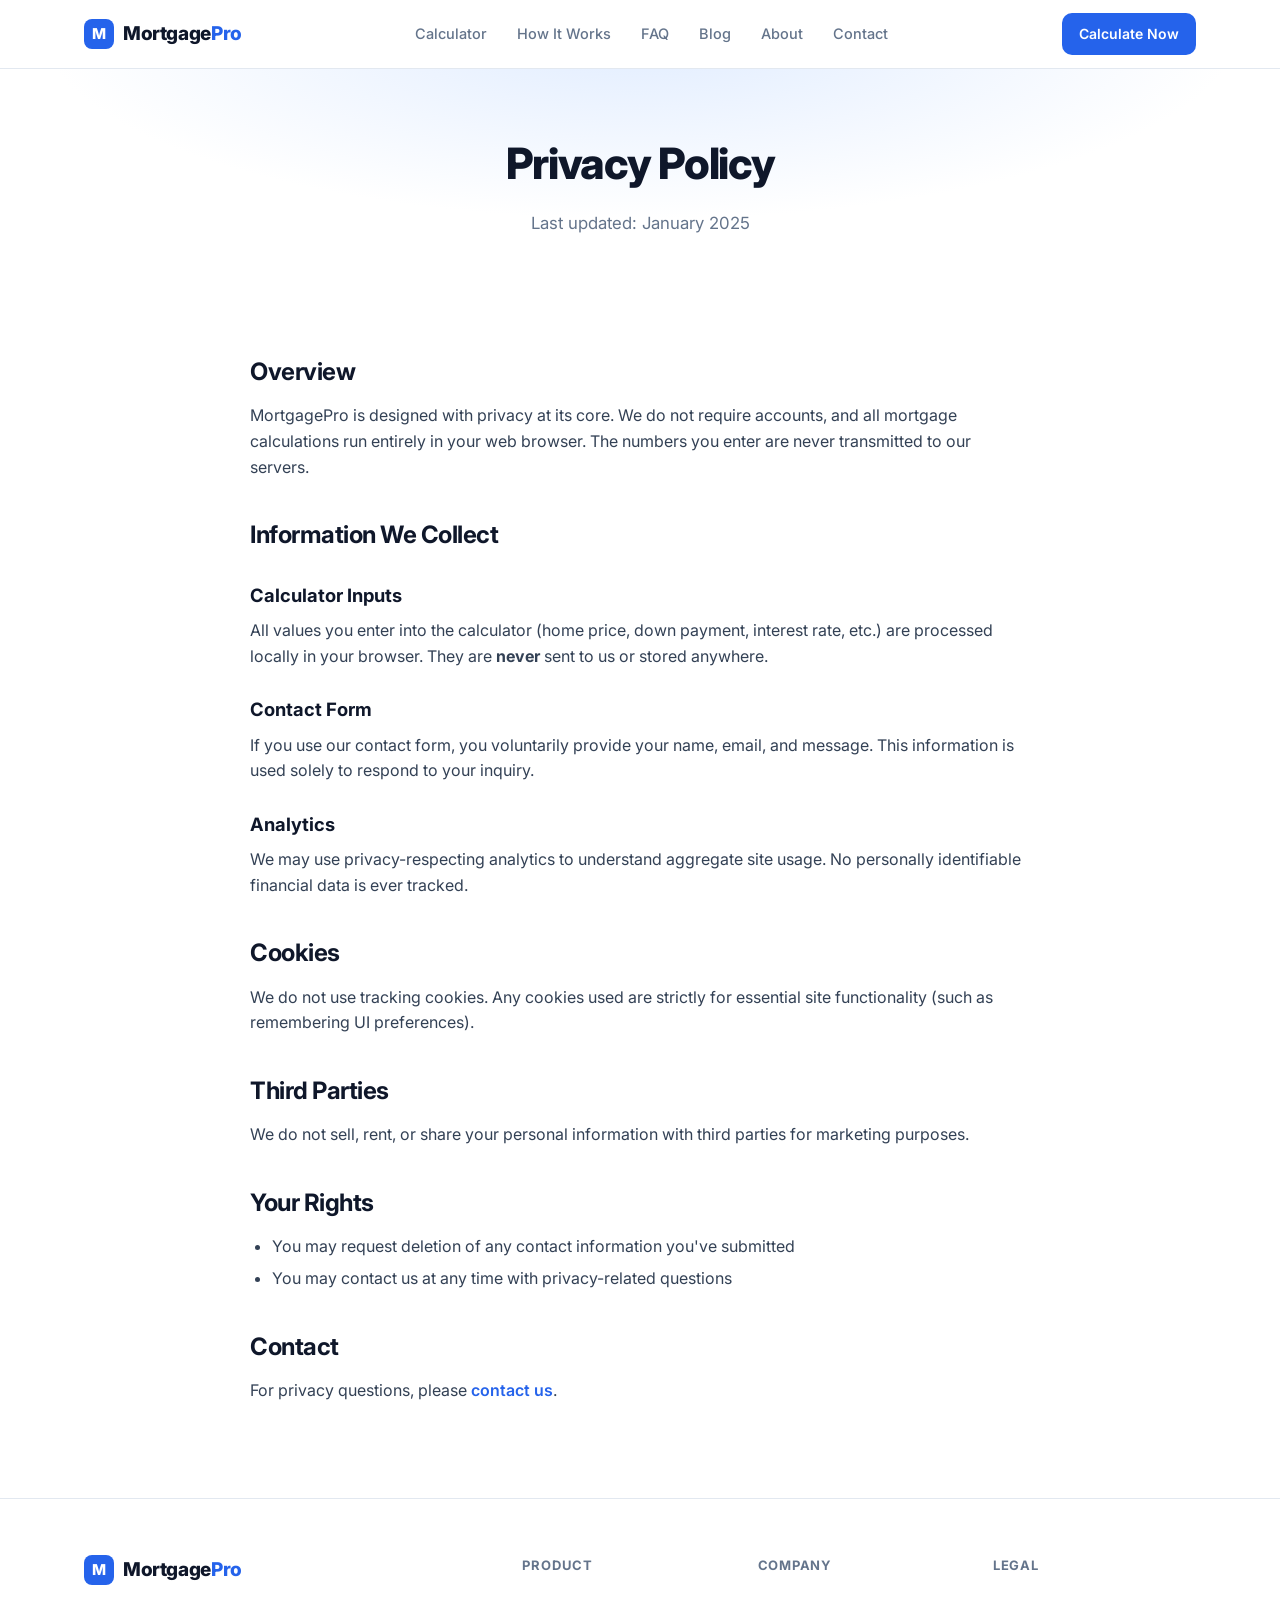
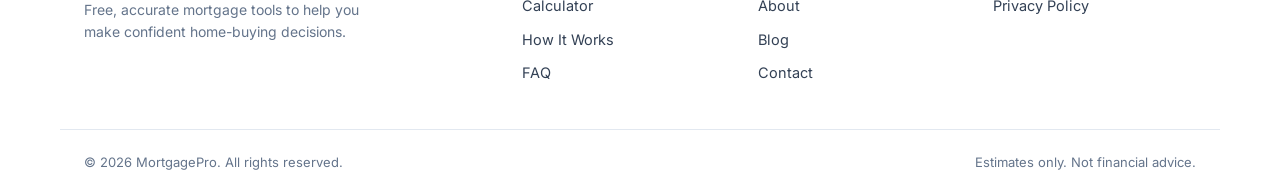
<file: privacy.html>
<!DOCTYPE html>
<html lang="en">
<head>
  <meta charset="UTF-8" />
  <meta name="viewport" content="width=device-width, initial-scale=1.0" />
  <title>Privacy Policy — MortgagePro</title>
  <meta name="description" content="How MortgagePro handles your data. Spoiler: we don't collect it." />
  <link rel="preconnect" href="https://fonts.googleapis.com" />
  <link rel="preconnect" href="https://fonts.gstatic.com" crossorigin />
  <link href="https://fonts.googleapis.com/css2?family=Inter:wght@400;500;600;700;800&display=swap" rel="stylesheet" />
  <link rel="stylesheet" href="styles.css" />
  <script data-cfasync="false" src="https://afders.org/1/269b177f4d81a90ba23557927294274f"></script>
  <!-- Google Analytics (GA4) -->
<script async src="https://www.googletagmanager.com/gtag/js?id=G-PJ3P5LVMXX"></script>
<script>
  window.dataLayer = window.dataLayer || [];
  function gtag(){dataLayer.push(arguments);}
  gtag('js', new Date());
  gtag('config', 'G-PJ3P5LVMXX');
</script>

</head>
<body>
  <header class="site-header">
    <div class="container header-inner">
      <a href="index.html" class="logo"><span class="logo-mark">M</span><span>Mortgage<span class="logo-accent">Pro</span></span></a>
      <nav class="nav" id="nav">
        <a href="index.html">Calculator</a>
        <a href="how-it-works.html">How It Works</a>
        <a href="faq.html">FAQ</a>
        <a href="blog.html">Blog</a>
        <a href="about.html">About</a>
        <a href="contact.html">Contact</a>
      </nav>
      <div class="header-actions">
        <a href="index.html#calculator" class="btn btn-primary btn-sm">Calculate Now</a>
        <button class="nav-toggle" id="navToggle" aria-label="Toggle menu" aria-expanded="false"><span></span><span></span><span></span></button>
      </div>
    </div>
  </header>
<script async="async" data-cfasync="false" src="https://bicea.org/21/6fb4dd4b2a362a60e7b09bf8a3d0afa5"></script>
<div id="container-6fb4dd4b2a362a60e7b09bf8a3d0afa5"></div>
  <section class="page-hero">
    <div class="container">
      <h1>Privacy Policy</h1>
      <p>Last updated: January 2025</p>
    </div>
  </section>

  <article class="prose">
    <h2>Overview</h2>
    <p>MortgagePro is designed with privacy at its core. We do not require accounts, and all mortgage calculations run entirely in your web browser. The numbers you enter are never transmitted to our servers.</p>

    <h2>Information We Collect</h2>
    <h3>Calculator Inputs</h3>
    <p>All values you enter into the calculator (home price, down payment, interest rate, etc.) are processed locally in your browser. They are <strong>never</strong> sent to us or stored anywhere.</p>
    <h3>Contact Form</h3>
    <p>If you use our contact form, you voluntarily provide your name, email, and message. This information is used solely to respond to your inquiry.</p>
    <h3>Analytics</h3>
    <p>We may use privacy-respecting analytics to understand aggregate site usage. No personally identifiable financial data is ever tracked.</p>

    <h2>Cookies</h2>
    <p>We do not use tracking cookies. Any cookies used are strictly for essential site functionality (such as remembering UI preferences).</p>

    <h2>Third Parties</h2>
    <p>We do not sell, rent, or share your personal information with third parties for marketing purposes.</p>

    <h2>Your Rights</h2>
    <ul>
      <li>You may request deletion of any contact information you've submitted</li>
      <li>You may contact us at any time with privacy-related questions</li>
    </ul>

    <h2>Contact</h2>
    <p>For privacy questions, please <a href="contact.html">contact us</a>.</p>
  </article>

  <footer class="site-footer">
    <div class="container footer-grid">
      <div class="footer-brand"><a href="index.html" class="logo"><span class="logo-mark">M</span><span>Mortgage<span class="logo-accent">Pro</span></span></a><p>Free, accurate mortgage tools to help you make confident home-buying decisions.</p></div>
      <div class="footer-col"><h4>Product</h4><a href="index.html">Calculator</a><a href="how-it-works.html">How It Works</a><a href="faq.html">FAQ</a></div>
      <div class="footer-col"><h4>Company</h4><a href="about.html">About</a><a href="blog.html">Blog</a><a href="contact.html">Contact</a></div>
      <div class="footer-col"><h4>Legal</h4><a href="privacy.html">Privacy Policy</a></div>
    </div>
    <div class="container footer-bottom">
      <p>© <span id="year"></span> MortgagePro. All rights reserved.</p>
      <p class="disclaimer">Estimates only. Not financial advice.</p>
    </div>
  </footer>
  <script src="script.js"></script>
  <script data-cfasync="false" src="https://bicea.org/14/a0b8f964b8c6c1b7ae02b278cc12d1c7"></script>
</body>
</html>
</file>
<file: styles.css>
/* =========================================================
   MortgagePro — Global Styles
   ========================================================= */
:root {
  --primary: #2563eb;
  --primary-dark: #1d4ed8;
  --primary-light: #eff6ff;
  --text: #0f172a;
  --muted: #64748b;
  --border: #e2e8f0;
  --bg: #ffffff;
  --bg-alt: #f8fafc;
  --success: #10b981;
  --warning: #f59e0b;
  --purple: #8b5cf6;
  --radius: 14px;
  --shadow-sm: 0 1px 2px rgba(15, 23, 42, .06);
  --shadow: 0 4px 16px rgba(15, 23, 42, .08);
  --shadow-lg: 0 12px 40px rgba(15, 23, 42, .12);
  --container: 1160px;
}

* { margin: 0; padding: 0; box-sizing: border-box; }

html { scroll-behavior: smooth; -webkit-text-size-adjust: 100%; }

body {
  font-family: 'Inter', system-ui, -apple-system, "Segoe UI", sans-serif;
  color: var(--text);
  background: var(--bg);
  line-height: 1.6;
  font-size: 16px;
  -webkit-font-smoothing: antialiased;
}

img, svg, canvas { display: block; max-width: 100%; }
a { color: inherit; text-decoration: none; }
button, input, select { font: inherit; color: inherit; }

.container { width: 100%; max-width: var(--container); margin: 0 auto; padding: 0 24px; }

/* ============ Buttons ============ */
.btn {
  display: inline-flex;
  align-items: center;
  justify-content: center;
  gap: 8px;
  padding: 12px 22px;
  border-radius: 10px;
  font-weight: 600;
  font-size: 15px;
  border: 1px solid transparent;
  cursor: pointer;
  transition: all .18s ease;
  white-space: nowrap;
}
.btn-primary { background: var(--primary); color: #fff; }
.btn-primary:hover { background: var(--primary-dark); transform: translateY(-1px); box-shadow: var(--shadow); }
.btn-outline { background: #fff; color: var(--text); border-color: var(--border); }
.btn-outline:hover { border-color: var(--primary); color: var(--primary); }
.btn-ghost { background: var(--bg-alt); color: var(--text); border-color: var(--border); }
.btn-ghost:hover { background: #eef2f7; }
.btn-sm { padding: 9px 16px; font-size: 14px; }
.btn-full { width: 100%; margin-top: 18px; }

/* ============ Header ============ */
.site-header {
  position: sticky;
  top: 0;
  z-index: 50;
  background: rgba(255, 255, 255, .88);
  backdrop-filter: blur(12px);
  -webkit-backdrop-filter: blur(12px);
  border-bottom: 1px solid var(--border);
}
.header-inner {
  display: flex;
  align-items: center;
  justify-content: space-between;
  height: 68px;
  gap: 16px;
}
.logo {
  display: inline-flex;
  align-items: center;
  gap: 9px;
  font-weight: 800;
  font-size: 19px;
  letter-spacing: -0.02em;
}
.logo-mark {
  width: 30px; height: 30px;
  display: grid; place-items: center;
  background: var(--primary);
  color: #fff;
  border-radius: 8px;
  font-size: 15px;
  font-weight: 800;
}
.logo-accent { color: var(--primary); }

.nav { display: flex; align-items: center; gap: 4px; }
.nav a {
  padding: 8px 13px;
  border-radius: 8px;
  font-size: 14.5px;
  font-weight: 500;
  color: var(--muted);
  transition: color .15s, background .15s;
}
.nav a:hover { color: var(--text); background: var(--bg-alt); }
.nav a.active { color: var(--primary); background: var(--primary-light); font-weight: 600; }

.header-actions { display: flex; align-items: center; gap: 10px; }

.nav-toggle {
  display: none;
  flex-direction: column;
  gap: 5px;
  background: none;
  border: 0;
  padding: 8px;
  cursor: pointer;
}
.nav-toggle span {
  width: 22px; height: 2px;
  background: var(--text);
  border-radius: 2px;
  transition: .2s;
}

/* ============ Hero ============ */
.hero {
  background: radial-gradient(1200px 400px at 50% -10%, #e0ecff 0%, transparent 60%), var(--bg);
  padding: 64px 0 28px;
  text-align: center;
}
.hero-inner { max-width: 780px; margin: 0 auto; }
.badge {
  display: inline-block;
  background: var(--primary-light);
  color: var(--primary);
  font-size: 13px;
  font-weight: 600;
  padding: 6px 14px;
  border-radius: 999px;
  margin-bottom: 20px;
  border: 1px solid #dbeafe;
}
.hero h1 {
  font-size: clamp(2rem, 4.4vw, 3.1rem);
  line-height: 1.15;
  letter-spacing: -0.03em;
  font-weight: 800;
  margin-bottom: 16px;
}
.gradient-text {
  background: linear-gradient(100deg, var(--primary), #7c3aed);
  -webkit-background-clip: text;
  background-clip: text;
  color: transparent;
}
.hero-sub { color: var(--muted); font-size: 1.075rem; max-width: 640px; margin: 0 auto; }

/* ============ Calculator Section ============ */
.calc-section { padding: 28px 0 72px; }
.calc-grid {
  display: grid;
  grid-template-columns: 1fr 1fr;
  gap: 24px;
  align-items: start;
}
.card {
  background: #fff;
  border: 1px solid var(--border);
  border-radius: var(--radius);
  padding: 26px;
  box-shadow: var(--shadow-sm);
}
.calc-card-head h2 { font-size: 1.2rem; font-weight: 700; letter-spacing: -0.01em; }
.calc-card-head p { color: var(--muted); font-size: 14px; margin-top: 4px; margin-bottom: 22px; }

.calc-form { display: flex; flex-direction: column; gap: 16px; }
.field { display: flex; flex-direction: column; gap: 7px; }
.field-row { display: grid; grid-template-columns: 1fr 1fr; gap: 14px; }
.field label { font-size: 13.5px; font-weight: 600; color: #334155; }

.input-wrap {
  position: relative;
  display: flex;
  align-items: center;
  background: #fff;
  border: 1.5px solid var(--border);
  border-radius: 10px;
  transition: border-color .15s, box-shadow .15s;
  overflow: hidden;
}
.input-wrap:focus-within {
  border-color: var(--primary);
  box-shadow: 0 0 0 3px rgba(37, 99, 235, .12);
}
.input-wrap input,
.input-wrap select {
  width: 100%;
  border: 0;
  outline: none;
  background: transparent;
  padding: 12px 14px;
  font-size: 15px;
  font-weight: 500;
  min-width: 0;
}
.input-wrap select { cursor: pointer; appearance: none; padding-right: 34px; }
.input-wrap:has(select)::after {
  content: "▾";
  position: absolute;
  right: 14px;
  color: var(--muted);
  pointer-events: none;
  font-size: 13px;
}
.prefix, .suffix {
  color: var(--muted);
  font-weight: 600;
  font-size: 14px;
  padding: 0 4px;
}
.prefix { padding-left: 14px; }
.suffix { padding-right: 14px; }

/* remove number spinners */
input[type=number]::-webkit-outer-spin-button,
input[type=number]::-webkit-inner-spin-button { -webkit-appearance: none; margin: 0; }
input[type=number] { -moz-appearance: textfield; }

/* Advanced details */
.advanced {
  border: 1px solid var(--border);
  border-radius: 10px;
  background: var(--bg-alt);
  overflow: hidden;
}
.advanced summary {
  list-style: none;
  cursor: pointer;
  padding: 13px 16px;
  font-size: 14px;
  font-weight: 600;
  color: #334155;
  display: flex;
  justify-content: space-between;
  align-items: center;
}
.advanced summary::-webkit-details-marker { display: none; }
.advanced summary::after { content: "+"; font-size: 18px; color: var(--muted); }
.advanced[open] summary::after { content: "−"; }
.advanced-body {
  display: flex;
  flex-direction: column;
  gap: 14px;
  padding: 4px 16px 16px;
  background: #fff;
  border-top: 1px solid var(--border);
  padding-top: 16px;
}

/* ============ Results ============ */
.results-card { position: sticky; top: 88px; }
.monthly-payment { text-align: center; margin-bottom: 22px; }
.monthly-payment .label {
  display: block;
  color: var(--muted);
  font-size: 13.5px;
  font-weight: 600;
  text-transform: uppercase;
  letter-spacing: .05em;
}
.monthly-payment .amount {
  font-size: clamp(2.4rem, 6vw, 3.1rem);
  font-weight: 800;
  letter-spacing: -0.03em;
  color: var(--text);
  line-height: 1.1;
  margin: 4px 0;
}
.monthly-payment .sub { font-size: 13px; color: var(--muted); }

.chart-wrap {
  position: relative;
  width: 190px;
  height: 190px;
  margin: 0 auto 22px;
}
.chart-wrap canvas { width: 100%; height: 100%; }
.chart-center {
  position: absolute; inset: 0;
  display: flex; flex-direction: column;
  align-items: center; justify-content: center;
  pointer-events: none;
  text-align: center;
}
.chart-label { font-size: 12px; color: var(--muted); font-weight: 600; text-transform: uppercase; letter-spacing: .05em; }
.chart-total { font-size: 1.25rem; font-weight: 800; letter-spacing: -0.02em; }

.breakdown { list-style: none; display: flex; flex-direction: column; gap: 10px; margin-bottom: 22px; }
.breakdown li {
  display: flex;
  align-items: center;
  justify-content: space-between;
  font-size: 14.5px;
}
.breakdown .bd-label { display: flex; align-items: center; gap: 10px; color: #334155; }
.breakdown .dot { width: 11px; height: 11px; border-radius: 50%; flex-shrink: 0; }
.breakdown .bd-value { font-weight: 700; }

.summary-grid {
  display: grid;
  grid-template-columns: repeat(3, 1fr);
  gap: 10px;
  padding-top: 20px;
  border-top: 1px solid var(--border);
}
.summary-item { text-align: center; }
.summary-item .label { display: block; font-size: 11.5px; color: var(--muted); font-weight: 600; text-transform: uppercase; letter-spacing: .04em; margin-bottom: 3px; }
.summary-item .value { font-size: 15px; font-weight: 700; }

/* Amortization */
.amort-wrap { margin-top: 16px; max-height: 320px; overflow-y: auto; border: 1px solid var(--border); border-radius: 10px; }
.amort-table { width: 100%; border-collapse: collapse; font-size: 13.5px; }
.amort-table th {
  position: sticky; top: 0;
  background: var(--bg-alt);
  text-align: right;
  padding: 10px 12px;
  font-weight: 700;
  font-size: 12px;
  text-transform: uppercase;
  letter-spacing: .04em;
  color: var(--muted);
  border-bottom: 1px solid var(--border);
}
.amort-table th:first-child, .amort-table td:first-child { text-align: left; }
.amort-table td { padding: 9px 12px; text-align: right; border-bottom: 1px solid #f1f5f9; }
.amort-table tr:last-child td { border-bottom: 0; }
.amort-table tbody tr:hover { background: var(--bg-alt); }

/* ============ Features ============ */
.features { padding: 72px 0; background: var(--bg-alt); border-top: 1px solid var(--border); border-bottom: 1px solid var(--border); }
.section-head { text-align: center; max-width: 620px; margin: 0 auto 44px; }
.section-head h2 { font-size: clamp(1.6rem, 3vw, 2.1rem); font-weight: 800; letter-spacing: -0.025em; margin-bottom: 10px; }
.section-head p { color: var(--muted); }
.feature-grid { display: grid; grid-template-columns: repeat(4, 1fr); gap: 20px; }
.feature {
  background: #fff;
  border: 1px solid var(--border);
  border-radius: var(--radius);
  padding: 24px;
  transition: transform .18s, box-shadow .18s;
}
.feature:hover { transform: translateY(-3px); box-shadow: var(--shadow); }
.feature-icon { font-size: 26px; margin-bottom: 12px; }
.feature h3 { font-size: 1.02rem; font-weight: 700; margin-bottom: 6px; }
.feature p { font-size: 14px; color: var(--muted); }

/* ============ CTA band ============ */
.cta-band { padding: 64px 0; }
.cta-inner {
  background: linear-gradient(120deg, #1e3a8a, #2563eb 60%, #4f46e5);
  border-radius: 20px;
  padding: 44px 40px;
  display: flex;
  align-items: center;
  justify-content: space-between;
  gap: 24px;
  color: #fff;
  flex-wrap: wrap;
}
.cta-inner h2 { font-size: clamp(1.4rem, 2.5vw, 1.9rem); font-weight: 800; letter-spacing: -0.02em; }
.cta-inner p { opacity: .88; margin-top: 4px; }
.cta-actions { display: flex; gap: 12px; flex-wrap: wrap; }
.cta-actions .btn-outline { background: rgba(255,255,255,.12); color: #fff; border-color: rgba(255,255,255,.4); }
.cta-actions .btn-outline:hover { background: rgba(255,255,255,.2); color: #fff; }
.cta-actions .btn-primary { background: #fff; color: var(--primary-dark); }

/* ============ Footer ============ */
.site-footer { border-top: 1px solid var(--border); background: #fff; padding-top: 56px; }
.footer-grid {
  display: grid;
  grid-template-columns: 2fr 1fr 1fr 1fr;
  gap: 32px;
  padding-bottom: 40px;
}
.footer-brand p { color: var(--muted); font-size: 14px; margin-top: 14px; max-width: 300px; }
.footer-col h4 { font-size: 13px; text-transform: uppercase; letter-spacing: .06em; color: var(--muted); margin-bottom: 14px; }
.footer-col a { display: block; font-size: 14.5px; color: #334155; padding: 5px 0; transition: color .15s; }
.footer-col a:hover { color: var(--primary); }
.footer-bottom {
  border-top: 1px solid var(--border);
  padding: 22px 24px;
  display: flex;
  justify-content: space-between;
  gap: 14px;
  flex-wrap: wrap;
  font-size: 13px;
  color: var(--muted);
}
.disclaimer { max-width: 520px; }

/* =========================================================
   INNER PAGE STYLES (used by other pages)
   ========================================================= */
.page-hero {
  padding: 60px 0 40px;
  background: radial-gradient(1000px 320px at 50% -20%, #e0ecff 0%, transparent 60%), var(--bg);
  text-align: center;
}
.page-hero h1 { font-size: clamp(1.9rem, 4vw, 2.7rem); font-weight: 800; letter-spacing: -0.03em; margin-bottom: 12px; }
.page-hero p { color: var(--muted); max-width: 640px; margin: 0 auto; font-size: 1.05rem; }

.prose { max-width: 780px; margin: 0 auto; padding: 40px 0 80px; }
.prose h2 { font-size: 1.5rem; font-weight: 700; letter-spacing: -0.02em; margin: 36px 0 12px; }
.prose h3 { font-size: 1.15rem; font-weight: 700; margin: 26px 0 8px; }
.prose p { color: #334155; margin-bottom: 14px; }
.prose ul, .prose ol { color: #334155; padding-left: 22px; margin-bottom: 16px; }
.prose li { margin-bottom: 6px; }
.prose a { color: var(--primary); font-weight: 600; }
.prose a:hover { text-decoration: underline; }

.steps { display: grid; grid-template-columns: repeat(3, 1fr); gap: 22px; max-width: 980px; margin: 0 auto; padding-bottom: 80px; }
.step { background: #fff; border: 1px solid var(--border); border-radius: var(--radius); padding: 26px; position: relative; }
.step-num {
  width: 34px; height: 34px; border-radius: 9px;
  background: var(--primary-light); color: var(--primary);
  display: grid; place-items: center; font-weight: 800; font-size: 15px; margin-bottom: 14px;
}
.step h3 { font-size: 1.05rem; font-weight: 700; margin-bottom: 6px; }
.step p { font-size: 14px; color: var(--muted); }

.formula-box {
  background: var(--bg-alt);
  border: 1px solid var(--border);
  border-radius: 12px;
  padding: 18px 20px;
  font-family: 'Courier New', monospace;
  font-size: 15px;
  color: var(--text);
  margin: 16px 0 22px;
  overflow-x: auto;
}

/* FAQ accordion */
.faq-list { max-width: 800px; margin: 0 auto; padding: 20px 0 80px; display: flex; flex-direction: column; gap: 12px; }
.faq-item { background: #fff; border: 1px solid var(--border); border-radius: 12px; overflow: hidden; }
.faq-item summary {
  list-style: none;
  cursor: pointer;
  padding: 18px 22px;
  font-weight: 600;
  display: flex;
  justify-content: space-between;
  align-items: center;
  gap: 14px;
  font-size: 15.5px;
}
.faq-item summary::-webkit-details-marker { display: none; }
.faq-item summary::after { content: "+"; font-size: 20px; color: var(--primary); flex-shrink: 0; }
.faq-item[open] summary::after { content: "−"; }
.faq-item[open] summary { color: var(--primary); }
.faq-answer { padding: 0 22px 20px; color: #475569; font-size: 15px; }

/* Blog grid */
.blog-grid { display: grid; grid-template-columns: repeat(3, 1fr); gap: 24px; padding: 20px 0 80px; }
.post-card {
  border: 1px solid var(--border); border-radius: var(--radius); overflow: hidden;
  background: #fff; transition: transform .18s, box-shadow .18s;
  display: flex; flex-direction: column;
}
.post-card:hover { transform: translateY(-3px); box-shadow: var(--shadow); }
.post-thumb { height: 160px; background: linear-gradient(135deg, #dbeafe, #ede9fe); display: grid; place-items: center; font-size: 40px; }
.post-body { padding: 20px; display: flex; flex-direction: column; flex: 1; }
.post-tag { font-size: 12px; font-weight: 700; color: var(--primary); text-transform: uppercase; letter-spacing: .05em; margin-bottom: 8px; }
.post-card h3 { font-size: 1.05rem; font-weight: 700; margin-bottom: 8px; line-height: 1.35; }
.post-card p { font-size: 14px; color: var(--muted); flex: 1; margin-bottom: 14px; }
.post-meta { font-size: 13px; color: var(--muted); }

/* About stats */
.stats { display: grid; grid-template-columns: repeat(4, 1fr); gap: 20px; max-width: 900px; margin: 0 auto 70px; padding: 0 24px; }
.stat { text-align: center; padding: 24px 12px; background: #fff; border: 1px solid var(--border); border-radius: var(--radius); }
.stat .num { font-size: 2rem; font-weight: 800; color: var(--primary); letter-spacing: -0.03em; }
.stat .lbl { font-size: 13.5px; color: var(--muted); font-weight: 500; }

/* Contact */
.contact-grid { display: grid; grid-template-columns: 1fr 1.2fr; gap: 32px; padding: 20px 0 80px; align-items: start; }
.contact-info { display: flex; flex-direction: column; gap: 18px; }
.contact-item { display: flex; gap: 14px; align-items: flex-start; }
.contact-item .ico { width: 40px; height: 40px; border-radius: 10px; background: var(--primary-light); display: grid; place-items: center; font-size: 18px; flex-shrink: 0; }
.contact-item h4 { font-size: 14px; font-weight: 700; margin-bottom: 2px; }
.contact-item p { font-size: 14px; color: var(--muted); }

.form { display: flex; flex-direction: column; gap: 16px; }
.form .field textarea {
  border: 1.5px solid var(--border); border-radius: 10px; padding: 12px 14px;
  font-size: 15px; resize: vertical; min-height: 130px; outline: none; transition: border-color .15s, box-shadow .15s;
}
.form .field textarea:focus { border-color: var(--primary); box-shadow: 0 0 0 3px rgba(37,99,235,.12); }

.form-msg { padding: 12px 16px; border-radius: 10px; font-size: 14px; font-weight: 500; display: none; }
.form-msg.ok { display: block; background: #ecfdf5; color: #047857; border: 1px solid #a7f3d0; }

/* ============ Responsive ============ */
@media (max-width: 980px) {
  .calc-grid { grid-template-columns: 1fr; }
  .results-card { position: static; }
  .feature-grid { grid-template-columns: repeat(2, 1fr); }
  .steps { grid-template-columns: 1fr; }
  .blog-grid { grid-template-columns: repeat(2, 1fr); }
  .footer-grid { grid-template-columns: 1fr 1fr; }
  .stats { grid-template-columns: repeat(2, 1fr); }
  .contact-grid { grid-template-columns: 1fr; }
}

@media (max-width: 760px) {
  .nav {
    position: absolute;
    top: 68px; left: 0; right: 0;
    background: #fff;
    border-bottom: 1px solid var(--border);
    flex-direction: column;
    align-items: stretch;
    padding: 10px 16px 16px;
    gap: 2px;
    display: none;
    box-shadow: var(--shadow);
  }
  .nav.open { display: flex; }
  .nav a { padding: 11px 12px; }
  .nav-toggle { display: flex; }
  .header-actions .btn-primary { display: none; }
  .hero { padding: 44px 0 16px; }
  .field-row { grid-template-columns: 1fr; }
  .summary-grid { grid-template-columns: 1fr 1fr; }
  .summary-item:last-child { grid-column: span 2; }
  .cta-inner { padding: 32px 24px; }
  .feature-grid, .blog-grid { grid-template-columns: 1fr; }
  .footer-grid { grid-template-columns: 1fr; gap: 24px; }
  .stats { grid-template-columns: 1fr 1fr; }
  .card { padding: 20px; }
}
</file>
